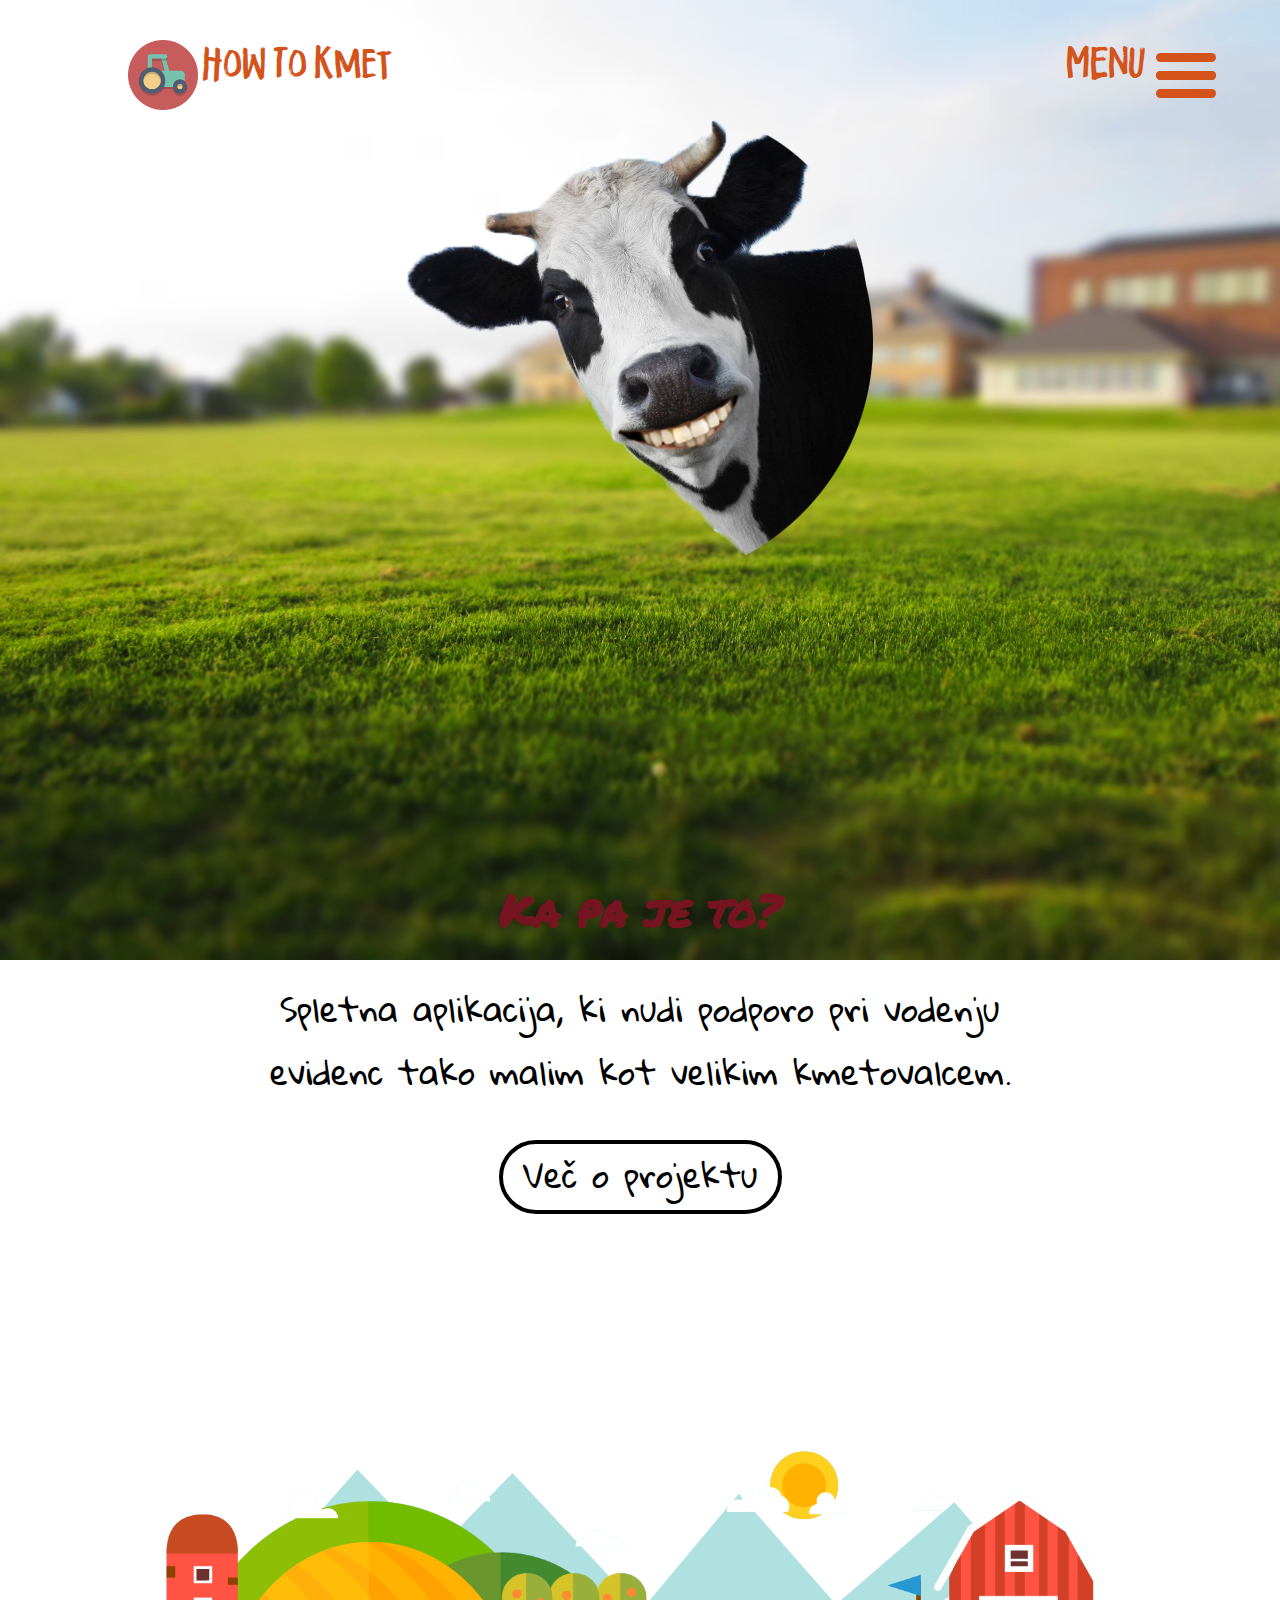
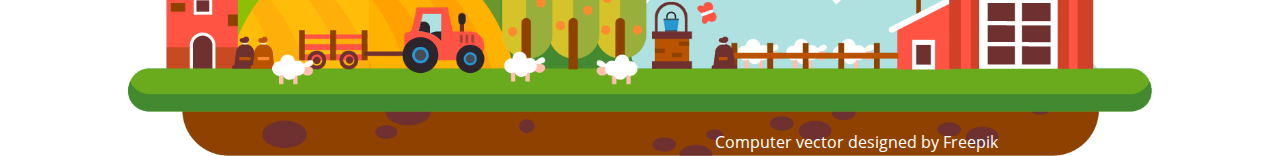
<file: index.html>
<!DOCTYPE html>
<html lang="sl">
<head>
  	<meta charset="UTF-8">
  	<meta name="viewport" content="width=device-width, initial-scale=1.0">
  	<meta http-equiv="X-UA-Compatible" content="ie=edge">
  	<meta name="description" content="Stran ki je namenjena malim in velikim kmetovalcem za lajšanje vsakodnevnih opravil.">
  	<!--  Local stylesheet -->
  	<link rel="stylesheet" href="assets/css/main.css">
	<!-- Favicon -->
	<link rel="shortcut icon" type="image/png" href="favicon2.png"/>
	<title>HowToKmet</title>
</head>
<body>
  <nav>
    <div class="navbar">
      <!-- Hidden untill the user clicks on menu -->
      <div id="navbar-open">
        <div class="links">
          <!-- TODO Add ul tags for the links?? -->
          <p class="current-position">@Domov</p>
          <a href="login.html">Prijava</a>
          <a href="register.html">Registracija</a>
          <a href="about.html">Več o projektu</a>
        </div>
      </div>
    	<a href="index.html">
    		<img class="navbar-logo" src="assets/img/circle-tractor.png" alt="tractor">
    		<p class="navbar-title">How To Kmet</p>
    	</a>
      <div id="menu-toggle" onclick="toggle_navigation()">
      	<div id="nav-icon">
      		<span></span>
      		<span></span>
      		<span></span>
      		<span></span>
      	</div>
        <p class="menu-title">MENU</p>
      </div>
    </div>
  </nav>
	<div class="container">
		<!-- The first section the user can see when the page loads -->
    <div id="first">
			<img src="assets/img/cow-face.png" alt="A smilling cow">
		</div>
		<!-- Quick info about the page -->
		<div id="second">
      <h2>Ka pa je to?</h2>
			<div class="about">Spletna aplikacija, ki nudi podporo pri
        vodenju evidenc tako malim kot velikim kmetovalcem. </div>
      <a href="about.html" class="outline-link">
        Več o projektu
      </a>
		</div>
  </div>
  <footer>
    <div id="last">
      <a href="http://www.freepik.com/free-photos-vectors/computer" target="_blank">Computer vector designed by Freepik</a>
    </div>
  </footer>
  <!-- Alerts the user to use javascript on this page -->
  <noscript>
    <div class="enable-js">
      <p>
        Please enable javascript to view this page.
      </p>
    </div>
  </noscript>
	<script type="text/javascript" src="assets/js/script.js"></script>
</body>
</html>
</file>
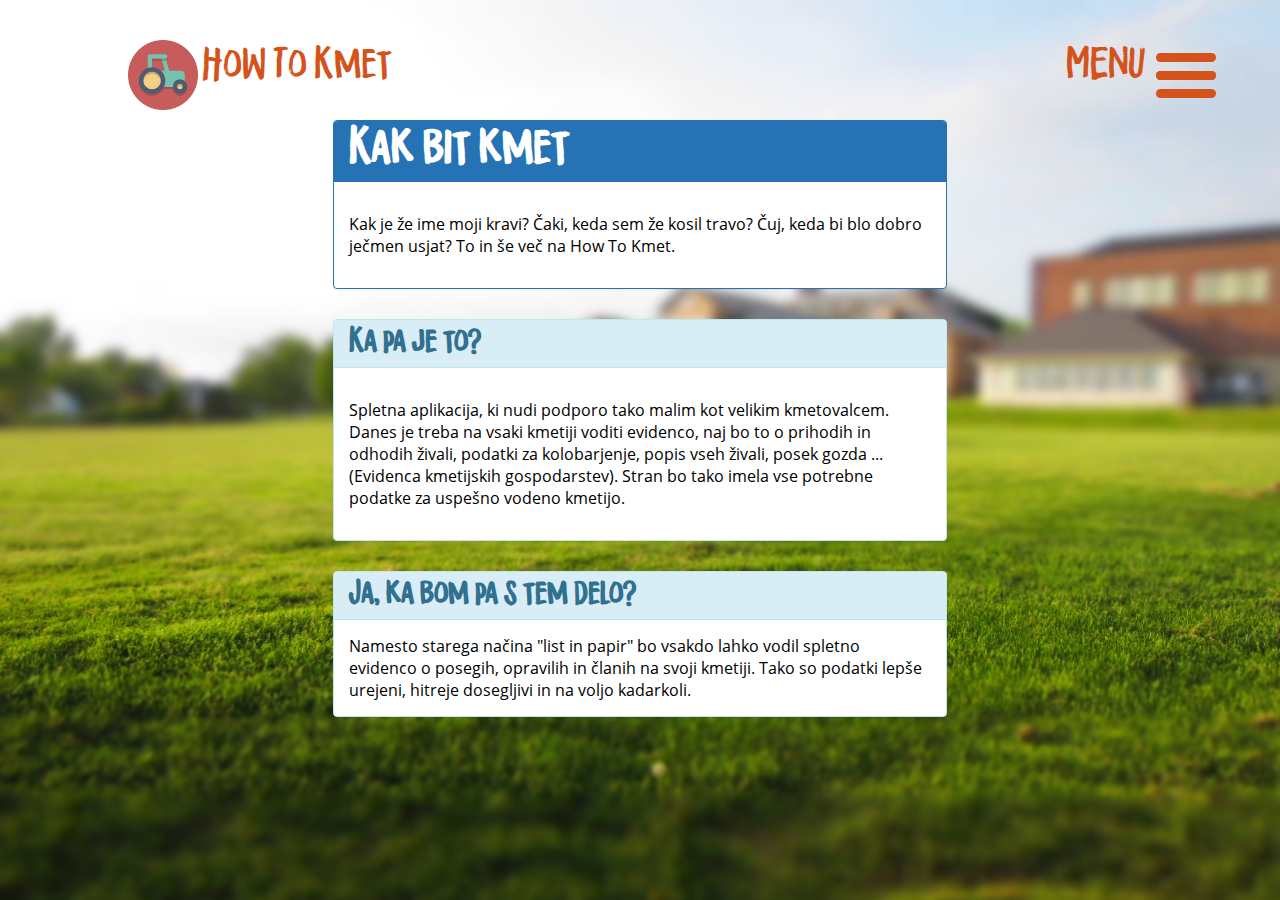
<file: about.html>
<!DOCTYPE html>
<html lang="sl">
<head>
  <meta charset="UTF-8">
  <meta name="viewport" content="width=device-width, initial-scale=1.0">
  <meta http-equiv="X-UA-Compatible" content="ie=edge">
  <meta name="description" content="Stran ki je namenjena malim in velikim kmetovalcem za lajšanje vsakodnevnih opravil.">
  <!--  Main Local stylesheet -->
  <link rel="stylesheet" href="assets/css/main.css">
  <!-- About page stylesheest -->
  <link rel="stylesheet" href="assets/css/about.css">
  <!-- Favicon -->
  <link rel="shortcut icon" type="image/png" href="favicon2.png"/>
  <title>O projektu</title>
  <noscript>Your browser does not support JavaScript!</noscript>
</head>
<body>
  <nav>
    <div class="navbar">
      <!-- Hidden untill the user clicks on menu -->
      <div id="navbar-open">
        <div class="links">
          <a href="index.html">Domov</a>
          <a href="login.html">Prijava</a>
          <a href="register.html">Registracija</a>
          <p class="current-position">@Več o projektu</p>
        </div>
      </div>
    	<a href="index.html">
    		<img class="navbar-logo" src="assets/img/circle-tractor.png" alt="tractor">
    		<p class="navbar-title">How To Kmet</p>
    	</a>
      <div id="menu-toggle" onclick="toggle_navigation()">
      	<div id="nav-icon">
      		<span></span>
      		<span></span>
      		<span></span>
      		<span></span>
      	</div>
        <p class="menu-title">MENU</p>
      </div>
    </div>
  </nav>
	<div class="container">
    <div class="panel panel-primary">
      <header class="panel-heading">
        <h1>Kak bit kmet</h1>
      </header>
      <div class="panel-body">
        <p>
          Kak je že ime moji kravi?
          Čaki, keda sem že kosil travo?
          Čuj, keda bi blo dobro ječmen usjat?
          To in še več na How To Kmet.
        </p>
      </div>
    </div>
    <div class="panel panel-info">
      <header class="panel-heading">
        <h2>Ka pa je to?</h2>
      </header>
      <div class="panel-body">
        <p>
          Spletna aplikacija, ki nudi podporo tako malim kot velikim kmetovalcem.
          Danes je treba na vsaki kmetiji voditi evidenco, naj bo to o prihodih
          in odhodih živali, podatki za kolobarjenje, popis vseh živali, posek
          gozda ... (Evidenca kmetijskih gospodarstev). Stran bo tako imela vse
          potrebne podatke za uspešno vodeno kmetijo.
        </p>
      </div>
    </div>
    <div class="panel panel-info">
      <header class="panel-heading">
        <h2>Ja, ka bom pa s tem delo?</h2>
      </header>
      <div class="panel-body">
          Namesto starega načina "list in papir" bo vsakdo lahko vodil spletno
          evidenco o posegih, opravilih in članih na svoji kmetiji. Tako so
          podatki lepše urejeni, hitreje dosegljivi in na voljo kadarkoli.
      </div>
    </div>
  </div>
  <!-- Alerts the user to use javascript on this page -->
  <noscript>
    <div class="enable-js">
      <p>
        Please enable javascript to view this page.
      </p>
    </div>
  </noscript>
  <!-- The main script -->
  <script type="text/javascript" src="assets/js/script.js"></script>
</body>
</html>
</file>
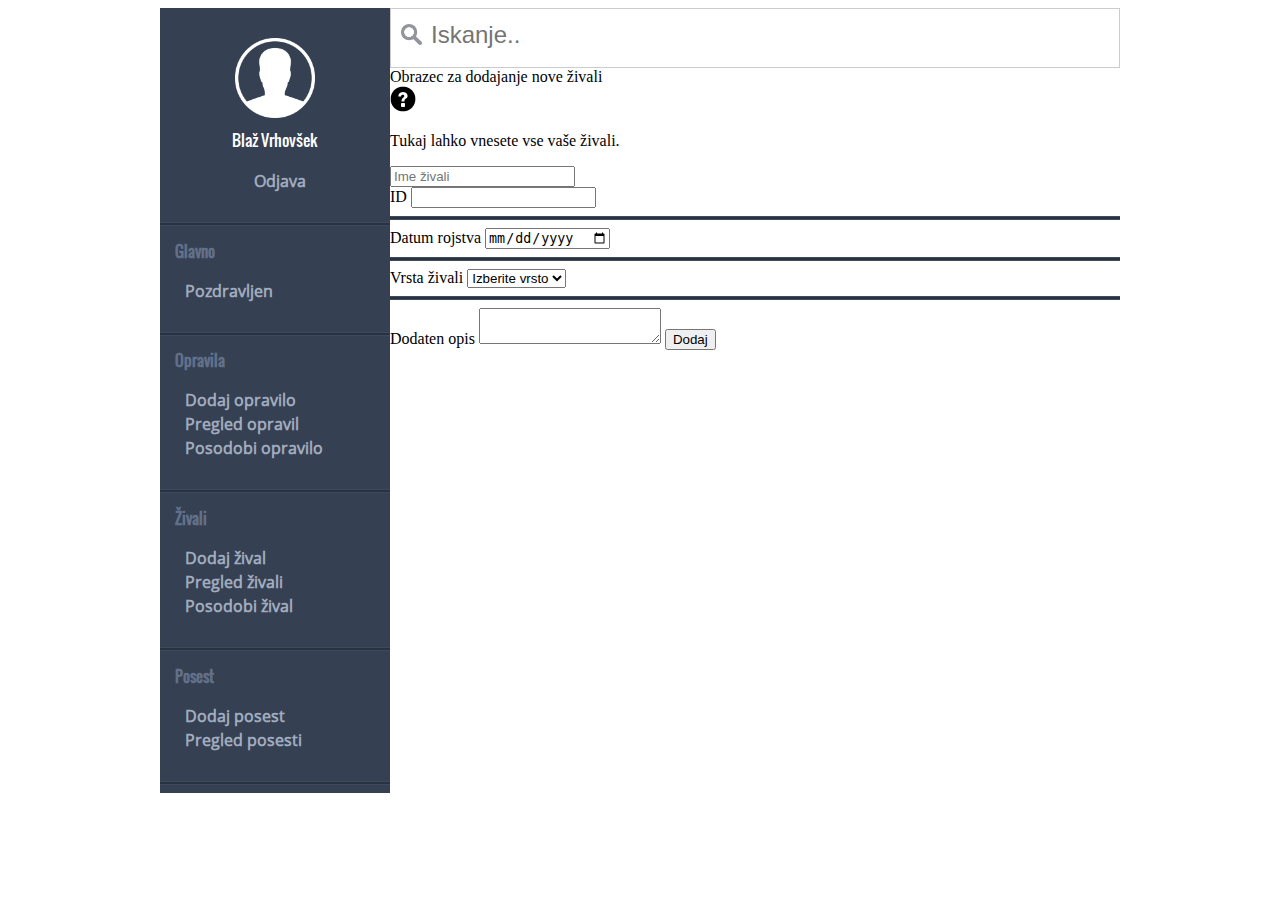
<file: add-animal.html>
<!DOCTYPE html>
<html lang="sl">
<head>
  <meta charset="UTF-8">
  <meta name="viewport" content="width=device-width, initial-scale=1.0">
  <meta http-equiv="X-UA-Compatible" content="ie=edge">
  <meta name="description" content="Stran ki je namenjena malim in velikim kmetovalcem za lajšanje vsakodnevnih opravil.">
  <!-- Favicon -->
  <link rel="shortcut icon" type="image/png" href="favicon2.png"/>
  <!-- Separate css for dashboard -->
  <link rel="stylesheet" href="assets/css/master.css" media="screen" />
  <title>Dodaj žival</title>
</head>
<body>
  <div class="wrapper">
    <!-- Navigational area on the left -->
    <nav>
      <!-- Account image and name -->
      <div class="nav-block account-info">
        <img src="assets/img/default-person-white.png" alt="Default account image" />
        <div class="dropdown-account">
          <span id="username">Blaž Vrhovšek</span>
          <ul class="username-options">
            <li><a href="index.html">Odjava</a></li>
          </ul>
        </div>
      </div>
      <hr />
      <!-- Main nav section -->
      <div class="nav-block nav-main">
        <p class="menu-subtitle">
          Glavno
        </p>
        <ul>
          <li>
            <a href="overview.html" >Pozdravljen</a>
          </li>
        </ul>
      </div>
      <hr />
      <!-- Nav section for tasks -->
      <div class="nav-block nav-tasks">
        <p class="menu-subtitle">
          Opravila
        </p>
        <ul>
          <li>
            <a href="add-task.html">Dodaj opravilo</a>
          </li>
          <li>
            <a href="view-task.html">Pregled opravil</a>
          </li>
          <li>
            <a href="update-task.html">Posodobi opravilo</a>
          </li>
        </ul>
      </div>
      <hr  />
      <!-- Nav section for animals -->
      <div class="nav-block nav-animals">
        <p class="menu-subtitle">
          Živali
        </p>
        <ul>
          <li class="current-page">
            <a href="add-animal.html">Dodaj žival</a>
          </li>
          <li>
            <a href="view-animal.html">Pregled živali</a>
          </li>
          <li>
            <a href="update-animal.html">Posodobi žival</a>
          </li>
        </ul>
      </div>
      <hr />
      <!-- Nav section for properties -->
      <div class="nav-block nav-property">
        <p class="menu-subtitle">
          Posest
        </p>
        <ul>
          <li>
            <a href="add-property.html">Dodaj posest</a>
          </li>
          <li>
            <a href="view-property.html">Pregled posesti</a>
          </li>
        </ul>
      </div>
      <hr />
    </nav>
    <div class="searchbar">
      <input type="text" name="search" placeholder="Iskanje..">
    </div>
    <div class="content">
      <header class="header-main">
        Obrazec za dodajanje nove živali
      </header>
      <div class="page-description">
        <img src="assets/img/glyphicons-question-sign.png" alt="Question icon">
        <p>
          Tukaj lahko vnesete vse vaše živali.
        </p>
      </div>
      <div class="form-bg">
        <form id="add-animal-form">
          <div class="panel panel-default">
            <div class="panel-heading">
              <input type="text" class="input-transparent input-heading" name="animal-name" placeholder="Ime živali" required>
            </div>
            <div class="panel-body">
              <label class="label-transparent" for="animal-id">ID</label>
              <input id="animal-id" class="input-transparent grey-border" type="text" name="animal-id" value="" required>
              <hr class="form-divider" />
              <label class="label-transparent" for="date">Datum rojstva</label>
              <input id="date" class="input-transparent grey-border" type="date" name="date" value="" required>
              <hr class="form-divider" />
              <label class="label-transparent" for="type-select">Vrsta živali</label>
              <select id="type-select" class="grey-border" name="type-dropdown">
                <option value="" selected disabled="disabled">Izberite vrsto</option>
                <option value="cow">Krava</option>
                <option value="pig">Prašič</option>
                <option value="chicken">Kokoš</option>
              </select>
              <hr class="form-divider" />
              <label class="label-transparent" for="animal-description">Dodaten opis</label>
              <textarea id="animal-description" class="input-transparent grey-border" form="add-animal-form" name="animal-description" required></textarea>
              <input class="button-grey" type="submit" name="submit" value="Dodaj" />
            </div>
          </div>
        </form>
      </div>
    </div>
  </div>
  <!-- Alerts the user to use javascript on this page -->
  <noscript>
    <div class="enable-js">
      <p>
        Please enable javascript to view this page.
      </p>
    </div>
  </noscript>
</body>
</html>
</file>
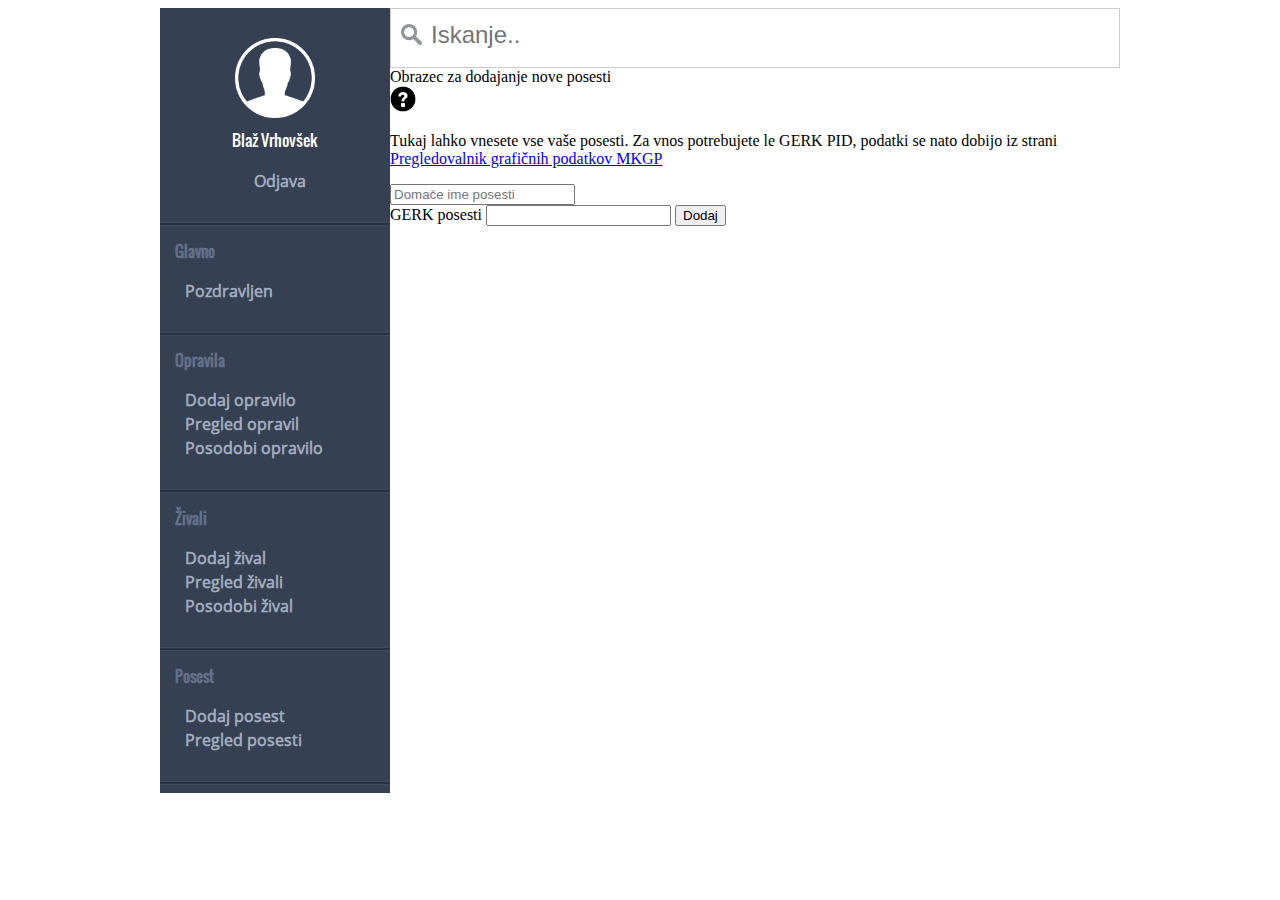
<file: add-property.html>
<!DOCTYPE html>
<html lang="sl">
<head>
  <meta charset="UTF-8">
  <meta name="viewport" content="width=device-width, initial-scale=1.0">
  <meta http-equiv="X-UA-Compatible" content="ie=edge">
  <meta name="description" content="Stran ki je namenjena malim in velikim kmetovalcem za lajšanje vsakodnevnih opravil.">
  <!-- Favicon -->
  <link rel="shortcut icon" type="image/png" href="favicon2.png"/>
  <!-- Separate css for dashboard -->
  <link rel="stylesheet" href="assets/css/master.css" media="screen" />
  <title>Dodaj posest</title>
</head>
<body>
  <div class="wrapper">
    <!-- Navigational area on the left -->
    <nav>
      <!-- Account image and name -->
      <div class="nav-block account-info">
        <img src="assets/img/default-person-white.png" alt="Default account image" />
        <div class="dropdown-account">
          <span id="username">Blaž Vrhovšek</span>
          <ul class="username-options">
            <li><a href="index.html">Odjava</a></li>
          </ul>
        </div>
      </div>
      <hr />
      <!-- Main nav section -->
      <div class="nav-block nav-main">
        <p class="menu-subtitle">
          Glavno
        </p>
        <ul>
          <li>
            <a href="overview.html" >Pozdravljen</a>
          </li>
        </ul>
      </div>
      <hr />
      <!-- Nav section for tasks -->
      <div class="nav-block nav-tasks">
        <p class="menu-subtitle">
          Opravila
        </p>
        <ul>
          <li>
            <a href="add-task.html">Dodaj opravilo</a>
          </li>
          <li>
            <a href="view-task.html">Pregled opravil</a>
          </li>
          <li>
            <a href="update-task.html">Posodobi opravilo</a>
          </li>
        </ul>
      </div>
      <hr  />
      <!-- Nav section for animals -->
      <div class="nav-block nav-animals">
        <p class="menu-subtitle">
          Živali
        </p>
        <ul>
          <li>
            <a href="add-animal.html">Dodaj žival</a>
          </li>
          <li>
            <a href="view-animal.html">Pregled živali</a>
          </li>
          <li>
            <a href="update-animal.html">Posodobi žival</a>
          </li>
        </ul>
      </div>
      <hr />
      <!-- Nav section for properties -->
      <div class="nav-block nav-property">
        <p class="menu-subtitle">
          Posest
        </p>
        <ul>
          <li class="current-page">
            <a href="add-property.html">Dodaj posest</a>
          </li>
          <li>
            <a href="view-property.html">Pregled posesti</a>
          </li>
        </ul>
      </div>
      <hr />
    </nav>
    <div class="searchbar">
      <input type="text" name="search" placeholder="Iskanje..">
    </div>
    <div class="content">

      <header class="header-main">
        Obrazec za dodajanje nove posesti
      </header>
      <div class="page-description">
        <img src="assets/img/glyphicons-question-sign.png" alt="Question icon">
        <p>
          Tukaj lahko vnesete vse vaše posesti. Za vnos potrebujete le GERK PID, podatki
          se nato dobijo iz strani
          <a href="http://rkg.gov.si/GERK/WebViewer/">Pregledovalnik grafičnih podatkov MKGP</a>
        </p>
      </div>
      <div class="form-bg">
        <form id="add-property-form">
          <div class="panel panel-default">
            <div class="panel-heading">
              <input type="text" class="input-transparent input-heading" name="property-name" placeholder="Domače ime posesti" required>
            </div>
            <div class="panel-body">
              <label class="label-transparent" for="gerk">GERK posesti</label>
              <input id="gerk" class="input-transparent grey-border" type="text" name="gerk" value="" required>
              <input class="button-grey" type="submit" name="submit" value="Dodaj" />
            </div>
          </div>
        </form>
      </div>
    </div>
  </div>
  <!-- Alerts the user to use javascript on this page -->
  <noscript>
    <div class="enable-js">
      <p>
        Please enable javascript to view this page.
      </p>
    </div>
  </noscript>
</body>
</html>
</file>
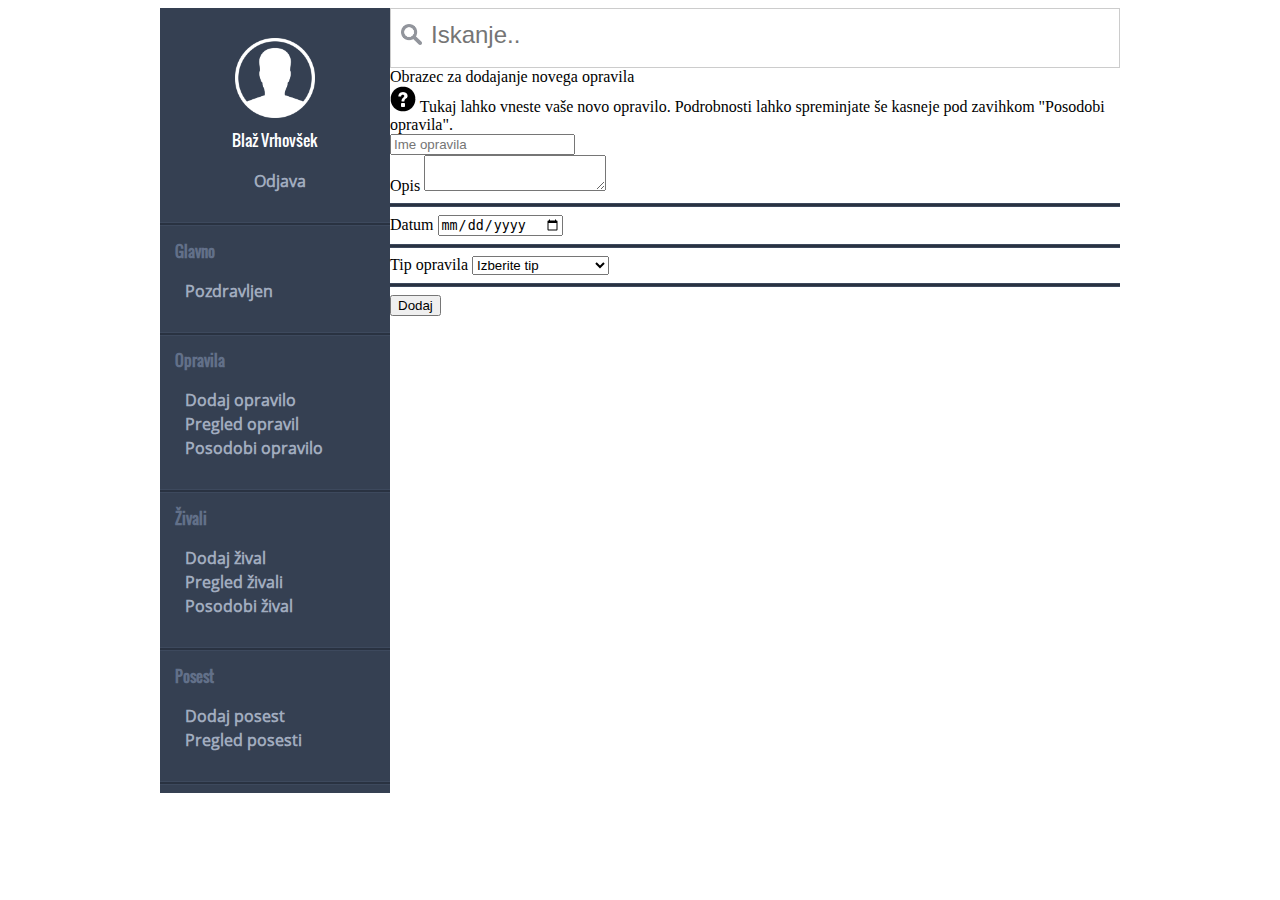
<file: add-task.html>
<!DOCTYPE html>
<html lang="sl">
<head>
  <meta charset="UTF-8">
  <meta name="viewport" content="width=device-width, initial-scale=1.0">
  <meta http-equiv="X-UA-Compatible" content="ie=edge">
  <meta name="description" content="Stran ki je namenjena malim in velikim kmetovalcem za lajšanje vsakodnevnih opravil.">
  <!-- Favicon -->
  <link rel="shortcut icon" type="image/png" href="favicon2.png"/>
  <!-- Separate css for dashboard -->
  <link rel="stylesheet" href="assets/css/master.css" media="screen" />

  <title>Dodajanje opravila</title>
</head>
<body>
  <div class="wrapper">
    <!-- Navigational area on the left -->
    <nav>
      <!-- Account image and name -->
      <div class="nav-block account-info">
        <img src="assets/img/default-person-white.png" alt="Default account image" />
        <div class="dropdown-account">
          <span id="username">Blaž Vrhovšek</span>
          <ul class="username-options">
            <li><a href="index.html">Odjava</a></li>
          </ul>
        </div>
      </div>
      <hr />
      <!-- Main nav section -->
      <div class="nav-block nav-main">
        <p class="menu-subtitle">
          Glavno
        </p>
        <ul>
          <li>
            <a href="overview.html" >Pozdravljen</a>
          </li>
        </ul>
      </div>
      <hr />
      <!-- Nav section for tasks -->
      <div class="nav-block nav-tasks">
        <p class="menu-subtitle">
          Opravila
        </p>
        <ul>
          <li class="current-page">
            <a href="add-task.html">Dodaj opravilo</a>
          </li>
          <li>
            <a href="view-task.html">Pregled opravil</a>
          </li>
          <li>
            <a href="update-task.html">Posodobi opravilo</a>
          </li>
        </ul>
      </div>
      <hr  />
      <!-- Nav section for animals -->
      <div class="nav-block nav-animals">
        <p class="menu-subtitle">
          Živali
        </p>
        <ul>
          <li>
            <a href="add-animal.html">Dodaj žival</a>
          </li>
          <li>
            <a href="view-animal.html">Pregled živali</a>
          </li>
          <li>
            <a href="update-animal.html">Posodobi žival</a>
          </li>
        </ul>
      </div>
      <hr />
      <!-- Nav section for properties -->
      <div class="nav-block nav-property">
        <p class="menu-subtitle">
          Posest
        </p>
        <ul>
          <li>
            <a href="add-property.html">Dodaj posest</a>
          </li>
          <li>
            <a href="view-property.html">Pregled posesti</a>
          </li>
        </ul>
      </div>
      <hr />
    </nav>
    <div class="searchbar">
      <input type="text" name="search" placeholder="Iskanje..">
    </div>
    <div class="content">
      <header class="header-main">
        Obrazec za dodajanje novega opravila
      </header>
      <div class="page-description">
        <img src="assets/img/glyphicons-question-sign.png" alt="Question icon">
        Tukaj lahko vneste vaše novo opravilo. Podrobnosti lahko
        spreminjate še kasneje pod zavihkom "Posodobi opravila".
      </div>
      <div class="form-bg">
        <form id="add-task-form">
          <div class="panel panel-default">
            <div class="panel-heading">
              <input type="text" class="input-transparent input-heading" name="task-name" placeholder="Ime opravila" required>

            </div>
            <div class="panel-body">
              <label class="label-transparent" for="task-description">Opis</label>
              <textarea id="task-description" class="input-transparent grey-border" form="add-task-form" name="task-description" required></textarea>
              <hr class="form-divider" />
              <label class="label-transparent" for="date">Datum</label>
              <input id="date" class="input-transparent grey-border" type="date" name="date" value="" required>
              <hr class="form-divider" />
              <label class="label-transparent" for="type-select">Tip opravila</label>
              <select id="type-select" class="grey-border" name="type-dropdown">
                <option value="" selected disabled="disabled">Izberite tip</option>
                <option value="property">Opravilo na posesti</option>
                <option value="animals">Opravilo na živalih</option>
                <option value="other">Drugo</option>
              </select>
              <hr class="form-divider" />
              <div id="additional-data">
                <!-- filled with javascript on type select -->
              </div>
              <input class="button-grey" type="submit" name="submit" value="Dodaj" />
            </div>
          </div>
        </form>
      </div>
    </div>
  </div>
  <!-- Alerts the user to use javascript on this page -->
  <noscript>
    <div class="enable-js">
      <p>
        Please enable javascript to view this page.
      </p>
    </div>
  </noscript>
  <!-- Add-pages script -->
  <script type="text/javascript" src="assets/js/add.js"></script>
</body>
</html>
</file>
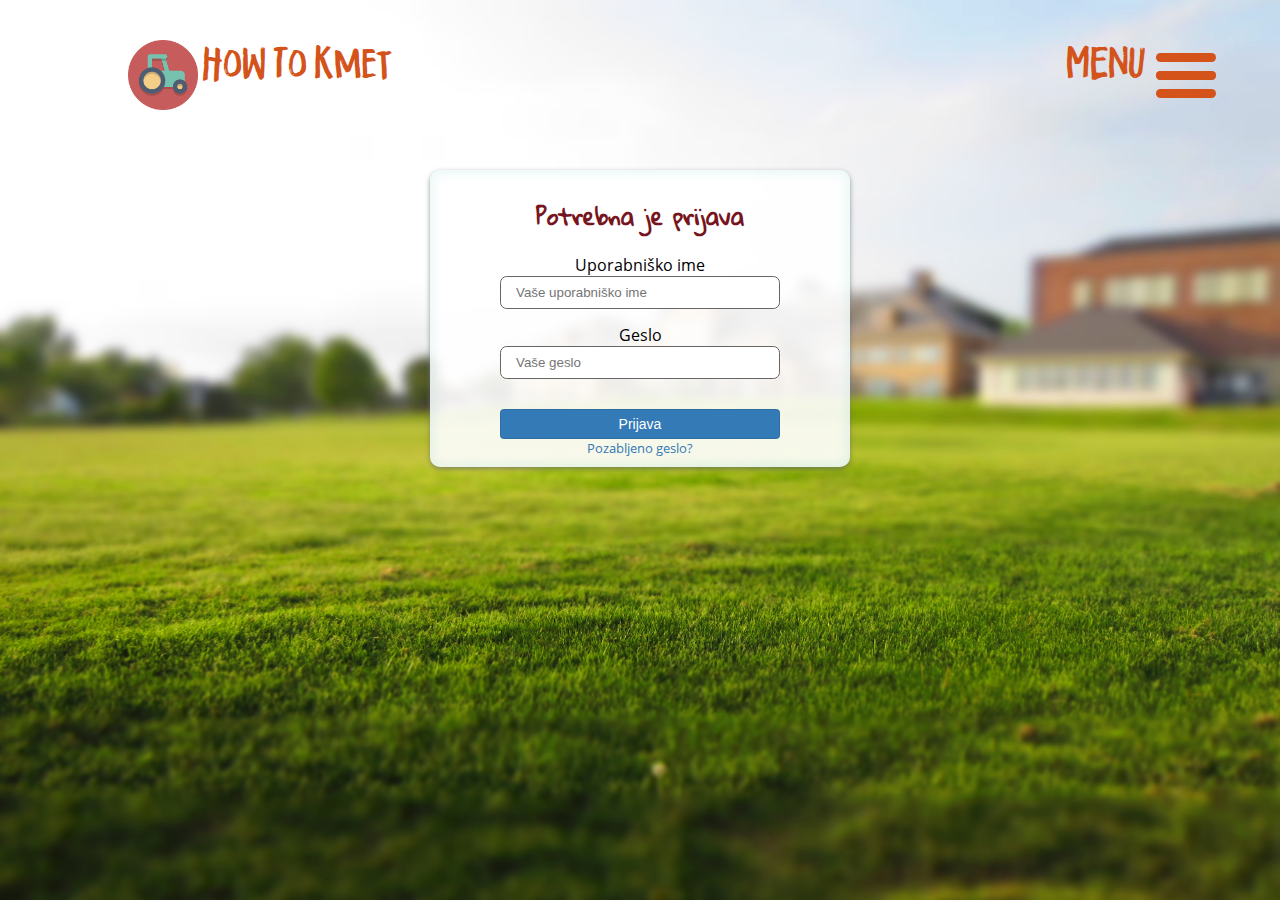
<file: login.html>
<!DOCTYPE html>
<html lang="sl">
<head>
  <meta charset="UTF-8">
  <meta name="viewport" content="width=device-width, initial-scale=1.0">
  <meta http-equiv="X-UA-Compatible" content="ie=edge">
  <meta name="description" content="Stran ki je namenjena malim in velikim kmetovalcem za lajšanje vsakodnevnih opravil.">
  <!--  Main Local stylesheet -->
  <link rel="stylesheet" href="assets/css/main.css">
  <!-- login page stylesheest -->
  <link rel="stylesheet" href="assets/css/login.css">
  <!-- Favicon -->
  <link rel="shortcut icon" type="image/png" href="favicon2.png"/>
  <title>Prijava</title>
</head>
<body>
  <nav>
    <div class="navbar">
      <!-- Hidden untill the user clicks on menu -->
      <div id="navbar-open">
        <div class="links">
          <a href="index.html">Domov</a>
          <p class="current-position">@Prijava</p>
          <a href="register.html">Registracija</a>
          <a href="about.html">Več o projektu</a>
        </div>
      </div>
    	<a href="index.html">
    		<img class="navbar-logo" src="assets/img/circle-tractor.png" alt="tractor">
    		<p class="navbar-title">How To Kmet</p>
    	</a>
      <div id="menu-toggle" onclick="toggle_navigation()">
      	<div id="nav-icon">
      		<span></span>
      		<span></span>
      		<span></span>
      		<span></span>
      	</div>
        <p class="menu-title">MENU</p>
      </div>
    </div>
  </nav>
	<div class="container">
    <div class="login-background">
      <div class="login-input">
        <h2>Potrebna je prijava</h2>
        <form action="javascript:login()">
          <label for="input-username">Uporabniško ime</label>
          <input type="text" name="username" id="input-username" placeholder="Vaše uporabniško ime" required="required" title="Izpolnite to polje"/>
          <label for="input-password">Geslo</label>
          <input type="password" name="password" id="input-password" placeholder="Vaše geslo" required="required" title="Izpolnite to polje"/>
          <input type="submit" name="submit" class="btn btn-wide btn-primary btn-login" value="Prijava" />
        </form>
        <p class="forgot-password" onclick="forgot_password()">Pozabljeno geslo?</p>
      </div>
    </div>
  </div>
  <!-- Forgotten password modal -->
  <div id="modal">
    <div id="modal-content">
    </div>
  </div>
  <!-- Alerts the user to use javascript on this page -->
  <noscript>
    <div class="enable-js">
      <p>
        Please enable javascript to view this page.
      </p>
    </div>
  </noscript>
  <!-- The main script -->
  <script type="text/javascript" src="assets/js/script.js"></script>
  <!-- Login page script -->
  <script type="text/javascript" src="assets/js/login.js"></script>
</body>
</html>
</file>
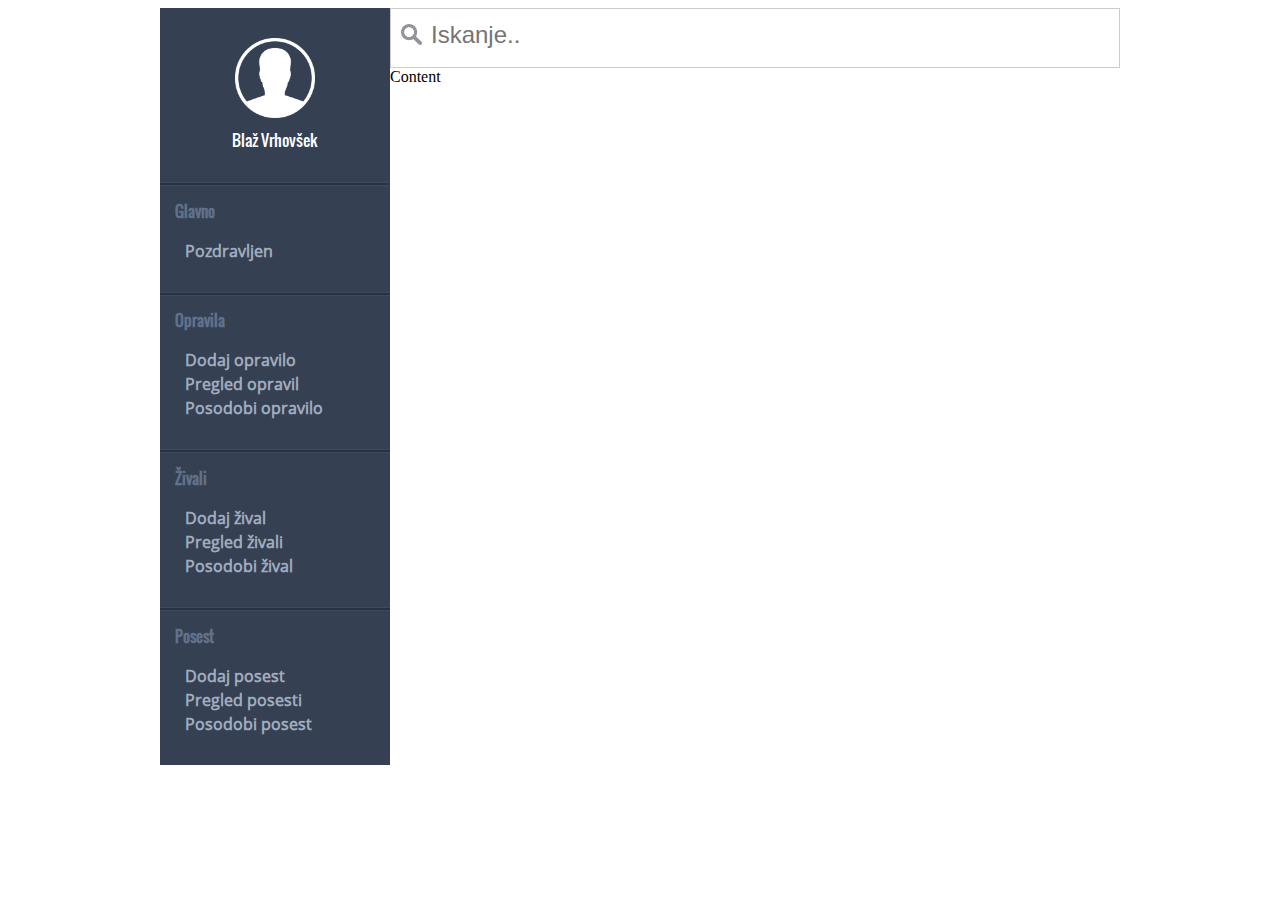
<file: overview.html>
<!DOCTYPE html>
<html lang="sl">
<head>
  <meta charset="UTF-8">
  <meta name="viewport" content="width=device-width, initial-scale=1.0">
  <meta http-equiv="X-UA-Compatible" content="ie=edge">
  <meta name="description" content="Stran ki je namenjena malim in velikim kmetovalcem za lajšanje vsakodnevnih opravil.">
  <!-- Favicon -->
  <link rel="shortcut icon" type="image/png" href="favicon2.png"/>
  <!-- Separate css for dashboard -->
  <link rel="stylesheet" href="assets/css/master.css" media="screen" />
  <title>Pregled</title>
</head>
<body>
  <div class="wrapper">
    <!-- Navigational area on the left -->
    <nav>
      <!-- Account image and name -->
      <div class="nav-block account-info">
        <img src="assets/img/default-person-white.png" alt="Default account image" />
        Blaž Vrhovšek
      </div>
      <hr />
      <!-- Main nav section -->
      <div class="nav-block nav-main">
        <p class="menu-subtitle">
          Glavno
        </p>
        <ul>
          <li>
            <a href="overview.html">Pozdravljen</a>
          </li>
        </ul>
      </div>
      <hr />
      <!-- Nav section for tasks -->
      <div class="nav-block nav-tasks">
        <p class="menu-subtitle">
          Opravila
        </p>
        <ul>
          <li>
            <a href="#">Dodaj opravilo</a>
          </li>
          <li>
            <a href="#">Pregled opravil</a>
          </li>
          <li>
            <a href="#">Posodobi opravilo</a>
          </li>
        </ul>
      </div>
      <hr  />
      <!-- Nav section for animals -->
      <div class="nav-block nav-animals">
        <p class="menu-subtitle">
          Živali
        </p>
        <ul>
          <li>
            <a href="#">Dodaj žival</a>
          </li>
          <li>
            <a href="#">Pregled živali</a>
          </li>
          <li>
            <a href="#">Posodobi žival</a>
          </li>
        </ul>
      </div>
      <hr />
      <!-- Nav section for properties -->
      <div class="nav-block nav-property">
        <p class="menu-subtitle">
          Posest
        </p>
        <ul>
          <li>
            <a href="#">Dodaj posest</a>
          </li>
          <li>
            <a href="#">Pregled posesti</a>
          </li>
          <li>
            <a href="#">Posodobi posest</a>
          </li>
        </ul>
      </div>
    </nav>
    <div class="searchbar">
      <input type="text" name="search" placeholder="Iskanje..">
    </div>
    <div class="content">
      Content
    </div>
  </div>
  <!-- Alerts the user to use javascript on this page -->
  <noscript>
    <div class="enable-js">
      <p>
        Please enable javascript to view this page.
      </p>
    </div>
  </noscript>
</body>
</html>
</file>
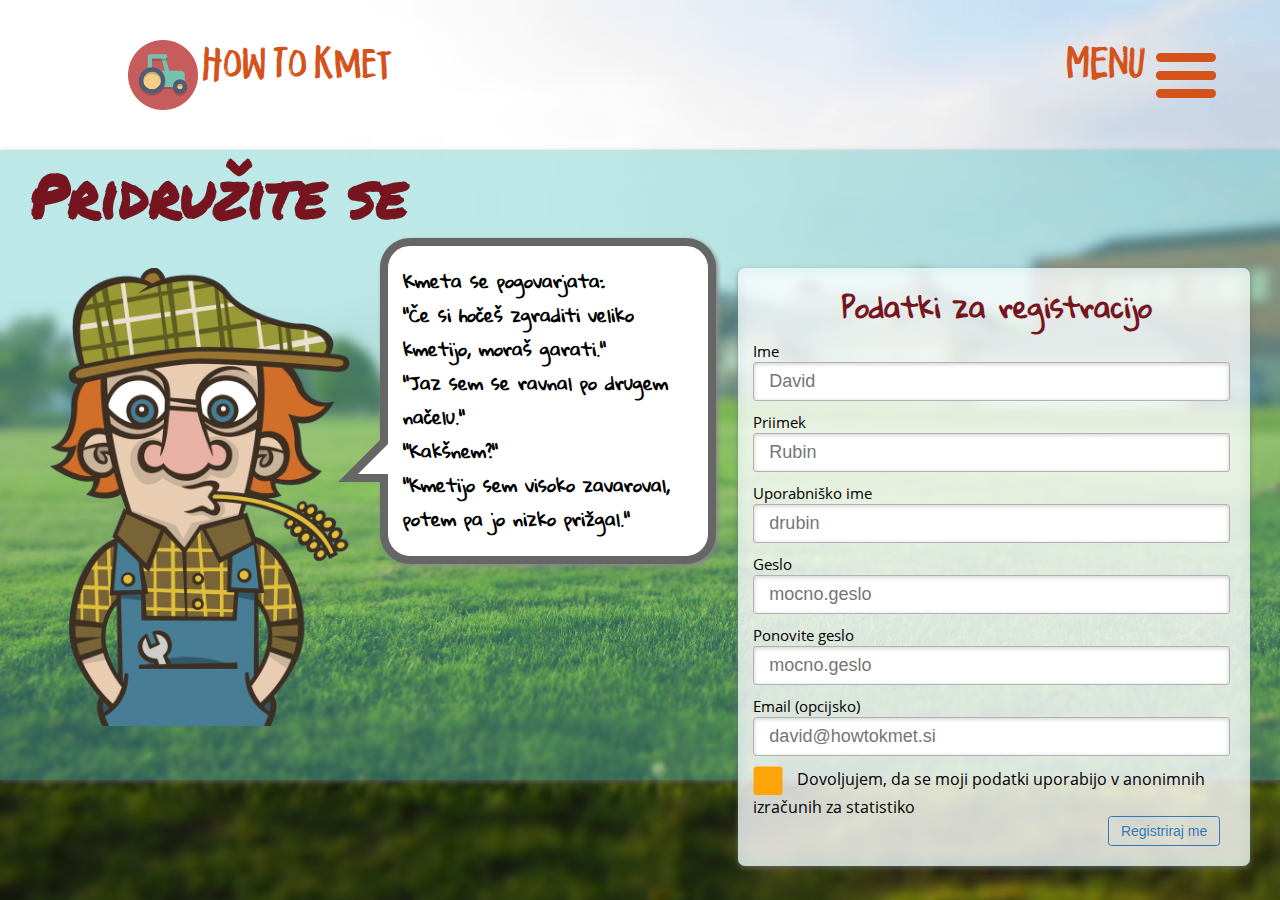
<file: register.html>
<!DOCTYPE html>
<html lang="sl">
<head>
  <meta charset="UTF-8">
  <meta name="viewport" content="width=device-width, initial-scale=1.0">
  <meta http-equiv="X-UA-Compatible" content="ie=edge">
  <meta name="description" content="Stran ki je namenjena malim in velikim kmetovalcem za lajšanje vsakodnevnih opravil.">
  <!--  Main Local stylesheet -->
  <link rel="stylesheet" href="assets/css/main.css">
  <!-- Register page stylesheest -->
  <link rel="stylesheet" href="assets/css/register.css">
  <!-- Favicon -->
  <link rel="shortcut icon" type="image/png" href="favicon2.png"/>
  <title>Registracija</title>
</head>
<body>
  <nav>
    <div class="navbar">
      <!-- Hidden untill the user clicks on MENU -->
      <div id="navbar-open">
        <div class="links">
          <a href="index.html">Domov</a>
          <a href="login.html">Prijava</a>
          <p class="current-position">@Registracija</p>
          <a href="about.html">Več o projektu</a>
        </div>
      </div>
    	<a href="index.html">
    		<img class="navbar-logo" src="assets/img/circle-tractor.png" alt="tractor">
    		<p class="navbar-title">How To Kmet</p>
    	</a>
      <div id="menu-toggle" onclick="toggle_navigation()">
      	<div id="nav-icon">
      		<span></span>
      		<span></span>
      		<span></span>
      		<span></span>
      	</div>
        <p class="menu-title">MENU</p>
      </div>
    </div>
  </nav>
  <div class="container">
    <div class="background">
      <h2>Pridružite se</h2>
      <div class="kek">
        <img src="assets/img/kmetic.png" alt="Šala" />
        <div class="kek-cloud">
          <pre id="kek-joke"></pre>
        </div>
      </div>
      <div class="register-form-bg">
        <form class="register-form" action="javascript:register()">
          <h1>Podatki za registracijo</h1>
          <label for="input-name">Ime</label>
          <input type="text" name="name" id="input-name" placeholder="David" required="required" title="Izpolnite to polje" />

          <label for="input-surname">Priimek</label>
          <input type="text" name="surname" id="input-surname" placeholder="Rubin" required="required" title="Izpolnite to polje" />

          <label for="input-username">Uporabniško ime</label>
          <input type="text" name="username" id="input-username" placeholder="drubin" required="required" title="Izpolnite to polje" />

          <label for="input-password">Geslo</label>
          <input type="password" name="password" id="input-password" placeholder="mocno.geslo" required="required" title="Izpolnite to polje" />

          <label for="input-password-check">Ponovite geslo</label>
          <input type="password" name="password" id="input-password-check" placeholder="mocno.geslo" required="required" title="Izpolnite to polje" />

          <label for="input-email">Email (opcijsko)</label>
          <input type="email" name="email" id="input-email" placeholder="david@howtokmet.si" title="Priporočamo vnos za lažji kontakt" />

          <input type="checkbox" name="anonymous-statistics" class="custom-checkbox" id="input-statistics" />
          <label for="input-statistics" class="custom-checkbox-label"></label>
          <span class="custom-checkbox-text">
            Dovoljujem, da se moji podatki uporabijo v
            anonimnih izračunih za statistiko
          </span>
          <input type="submit" name="submit-button" class="btn btn-primary-outline" value="Registriraj me" />
        </form>
      </div>
  </div>
  </div>
  <!-- Registration info modal -->
  <div id="modal">
    <div id="modal-content">
    </div>
  </div>
  <!-- Alerts the user to use javascript on this page -->
  <noscript>
    <div class="enable-js">
      <p>
        Please enable javascript to view this page.
      </p>
    </div>
  </noscript>
  <!-- The main script -->
  <script type="text/javascript" src="assets/js/script.js"></script>
  <!-- Register page only script -->
  <script type="text/javascript" src="assets/js/register-script.js"></script>
</body>
</html>
</file>
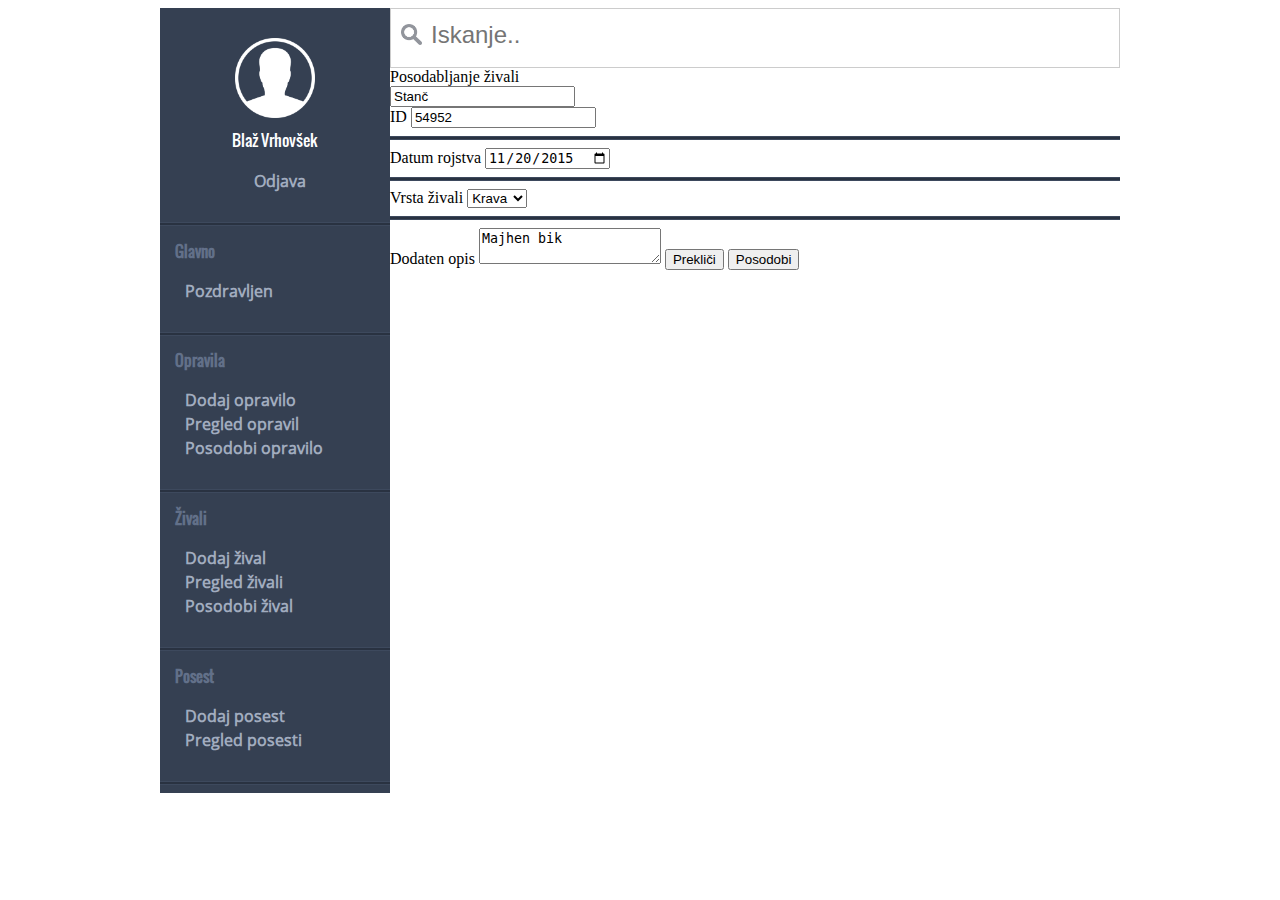
<file: update-animal.html>
<!DOCTYPE html>
<html lang="sl">
<head>
  <meta charset="UTF-8">
  <meta name="viewport" content="width=device-width, initial-scale=1.0">
  <meta http-equiv="X-UA-Compatible" content="ie=edge">
  <meta name="description" content="Stran ki je namenjena malim in velikim kmetovalcem za lajšanje vsakodnevnih opravil.">
  <!-- Favicon -->
  <link rel="shortcut icon" type="image/png" href="favicon2.png"/>
  <!-- Separate css for dashboard -->
  <link rel="stylesheet" href="assets/css/master.css" media="screen" />
  <title>Posodobi žival</title>
</head>
<body>
  <div class="wrapper">
    <!-- Navigational area on the left -->
    <nav>
      <!-- Account image and name -->
      <div class="nav-block account-info">
        <img src="assets/img/default-person-white.png" alt="Default account image" />
        <div class="dropdown-account">
          <span id="username">Blaž Vrhovšek</span>
          <ul class="username-options">
            <li><a href="index.html">Odjava</a></li>
          </ul>
        </div>
      </div>
      <hr />
      <!-- Main nav section -->
      <div class="nav-block nav-main">
        <p class="menu-subtitle">
          Glavno
        </p>
        <ul>
          <li>
            <a href="overview.html" >Pozdravljen</a>
          </li>
        </ul>
      </div>
      <hr />
      <!-- Nav section for tasks -->
      <div class="nav-block nav-tasks">
        <p class="menu-subtitle">
          Opravila
        </p>
        <ul>
          <li>
            <a href="add-task.html">Dodaj opravilo</a>
          </li>
          <li>
            <a href="view-task.html">Pregled opravil</a>
          </li>
          <li>
            <a href="update-task.html">Posodobi opravilo</a>
          </li>
        </ul>
      </div>
      <hr  />
      <!-- Nav section for animals -->
      <div class="nav-block nav-animals">
        <p class="menu-subtitle">
          Živali
        </p>
        <ul>
          <li>
            <a href="add-animal.html">Dodaj žival</a>
          </li>
          <li>
            <a href="view-animal.html">Pregled živali</a>
          </li>
          <li class="current-page">
            <a href="update-animal.html">Posodobi žival</a>
          </li>
        </ul>
      </div>
      <hr />
      <!-- Nav section for properties -->
      <div class="nav-block nav-property">
        <p class="menu-subtitle">
          Posest
        </p>
        <ul>
          <li>
            <a href="add-property.html">Dodaj posest</a>
          </li>
          <li>
            <a href="view-property.html">Pregled posesti</a>
          </li>
        </ul>
      </div>
      <hr />
    </nav>
    <div class="searchbar">
      <input type="text" name="search" placeholder="Iskanje..">
    </div>
    <div class="content">
      <header class="header-main">
        Posodabljanje živali
      </header>
      <div class="form-bg">
        <form id="update-animal-form">
          <div class="panel panel-default">
            <div class="panel-heading">
              <input type="text" class="input-transparent input-heading" name="animal-name" placeholder="Ime živali" value="Stanč" required>
            </div>
            <div class="panel-body">
              <label class="label-transparent" for="animal-id">ID</label>
              <input id="animal-id" class="input-transparent grey-border" type="text" name="animal-id" value="54952" required>
              <hr class="form-divider" />
              <label class="label-transparent" for="date">Datum rojstva</label>
              <input id="date" class="input-transparent grey-border" type="date" name="date" value="2015-11-20" required>
              <hr class="form-divider" />
              <label class="label-transparent" for="type-select">Vrsta živali</label>
              <select id="type-select" class="grey-border" name="type-dropdown">
                <option value="cow" selected>Krava</option>
                <option value="pig">Prašič</option>
                <option value="chicken">Kokoš</option>
              </select>
              <hr class="form-divider" />
              <label class="label-transparent" for="animal-description">Dodaten opis</label>
              <textarea id="animal-description" class="input-transparent grey-border" form="update-animal-form" name="animal-description" required>Majhen bik</textarea>
              <input id="cancelButton" class="button-danger" type="button" name="cancel" value="Prekliči" />
              <input class="button-grey" type="submit" name="submit" value="Posodobi" />
            </div>
          </div>
        </form>
      </div>
    </div>
  </div>
  <!-- Alerts the user to use javascript on this page -->
  <noscript>
    <div class="enable-js">
      <p>
        Please enable javascript to view this page.
      </p>
    </div>
  </noscript>
  <script type="text/javascript" src="assets/js/update.js"></script>
</body>
</html>
</file>
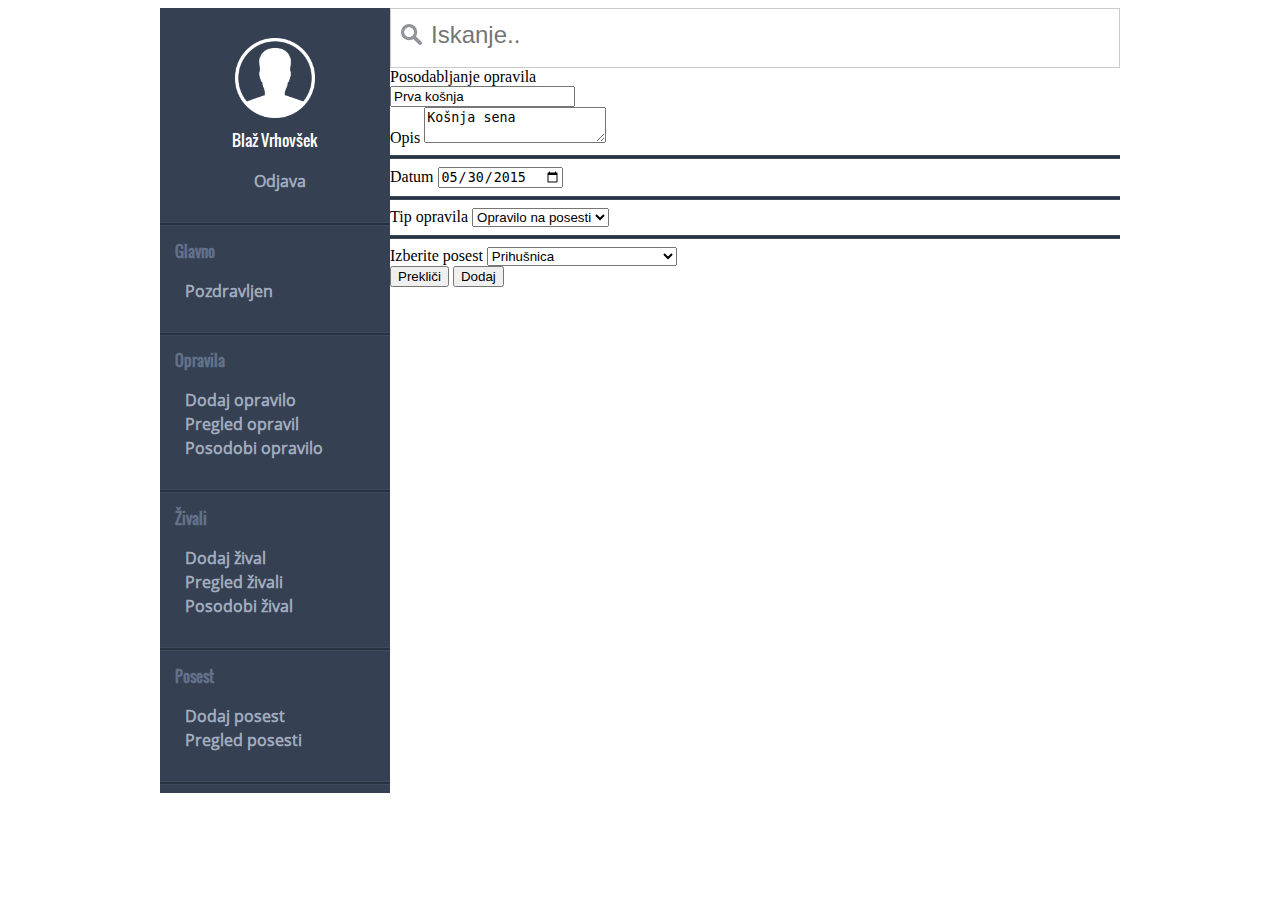
<file: update-task.html>
<!DOCTYPE html>
<html lang="sl">
<head>
  <meta charset="UTF-8">
  <meta name="viewport" content="width=device-width, initial-scale=1.0">
  <meta http-equiv="X-UA-Compatible" content="ie=edge">
  <meta name="description" content="Stran ki je namenjena malim in velikim kmetovalcem za lajšanje vsakodnevnih opravil.">
  <!-- Favicon -->
  <link rel="shortcut icon" type="image/png" href="favicon2.png"/>
  <!-- Separate css for dashboard -->
  <link rel="stylesheet" href="assets/css/master.css" media="screen" />
  <title>Posodobi opravilo</title>
</head>
<body>
  <div class="wrapper">
    <!-- Navigational area on the left -->
    <nav>
      <!-- Account image and name -->
      <div class="nav-block account-info">
        <img src="assets/img/default-person-white.png" alt="Default account image" />
        <div class="dropdown-account">
          <span id="username">Blaž Vrhovšek</span>
          <ul class="username-options">
            <li><a href="index.html">Odjava</a></li>
          </ul>
        </div>
      </div>
      <hr />
      <!-- Main nav section -->
      <div class="nav-block nav-main">
        <p class="menu-subtitle">
          Glavno
        </p>
        <ul>
          <li>
            <a href="overview.html" >Pozdravljen</a>
          </li>
        </ul>
      </div>
      <hr />
      <!-- Nav section for tasks -->
      <div class="nav-block nav-tasks">
        <p class="menu-subtitle">
          Opravila
        </p>
        <ul>
          <li>
            <a href="add-task.html">Dodaj opravilo</a>
          </li>
          <li>
            <a href="view-task.html">Pregled opravil</a>
          </li>
          <li class="current-page">
            <a href="update-task.html">Posodobi opravilo</a>
          </li>
        </ul>
      </div>
      <hr  />
      <!-- Nav section for animals -->
      <div class="nav-block nav-animals">
        <p class="menu-subtitle">
          Živali
        </p>
        <ul>
          <li>
            <a href="add-animal.html">Dodaj žival</a>
          </li>
          <li>
            <a href="view-animal.html">Pregled živali</a>
          </li>
          <li>
            <a href="update-animal.html">Posodobi žival</a>
          </li>
        </ul>
      </div>
      <hr />
      <!-- Nav section for properties -->
      <div class="nav-block nav-property">
        <p class="menu-subtitle">
          Posest
        </p>
        <ul>
          <li>
            <a href="add-property.html">Dodaj posest</a>
          </li>
          <li>
            <a href="view-property.html">Pregled posesti</a>
          </li>
        </ul>
      </div>
      <hr />
    </nav>
    <div class="searchbar">
      <input type="text" name="search" placeholder="Iskanje..">
    </div>
    <div class="content">
      <header class="header-main">
        Posodabljanje opravila
      </header>
      <div class="form-bg">
        <form id="add-task-form">
          <div class="panel panel-default">
            <div class="panel-heading">
              <input type="text" class="input-transparent input-heading" name="task-name" value="Prva košnja" required>

            </div>
            <div class="panel-body">
              <label class="label-transparent" for="task-description">Opis</label>
              <textarea id="task-description" class="input-transparent grey-border" form="add-task-form" name="task-description" required>Košnja sena</textarea>
              <hr class="form-divider" />
              <label class="label-transparent" for="date">Datum</label>
              <input id="date" class="input-transparent grey-border" type="date" name="date" value="2015-05-30" required>
              <hr class="form-divider" />
              <label class="label-transparent" for="type-select">Tip opravila</label>
              <select id="type-select" class="grey-border" name="type-dropdown">
                <option value="property" selected>Opravilo na posesti</option>
                <option value="animals">Opravilo na živalih</option>
                <option value="other">Drugo</option>
              </select>
              <hr class="form-divider" />
              <div id="additional-data">
                <!-- filled with javascript on type select -->
                <label for="additional-select" class="label-transparent">Izberite posest</label>
                  <select id="additional-select" class="grey-border" name="additional">
                    <option value="43768934">Prihušnica</option>
                    <option value="23980600">Črešnarjevo</option>
                    <option value="29385023">Vinograd pri Svetem Jerneju</option>
                    <option value="32985002">Travnik Zafošt</option>
                    <option value="29468029">Dobruva</option>
                  </select>
              </div>
              <input id="cancelButton" class="button-danger" type="button" name="cancel" value="Prekliči" />
              <input class="button-grey" type="submit" name="submit" value="Dodaj" />
            </div>
          </div>
        </form>
      </div>
    </div>
  </div>
  <!-- Alerts the user to use javascript on this page -->
  <noscript>
    <div class="enable-js">
      <p>
        Please enable javascript to view this page.
      </p>
    </div>
  </noscript>
  <script type="text/javascript" src="assets/js/update.js"></script>
</body>
</html>
</file>
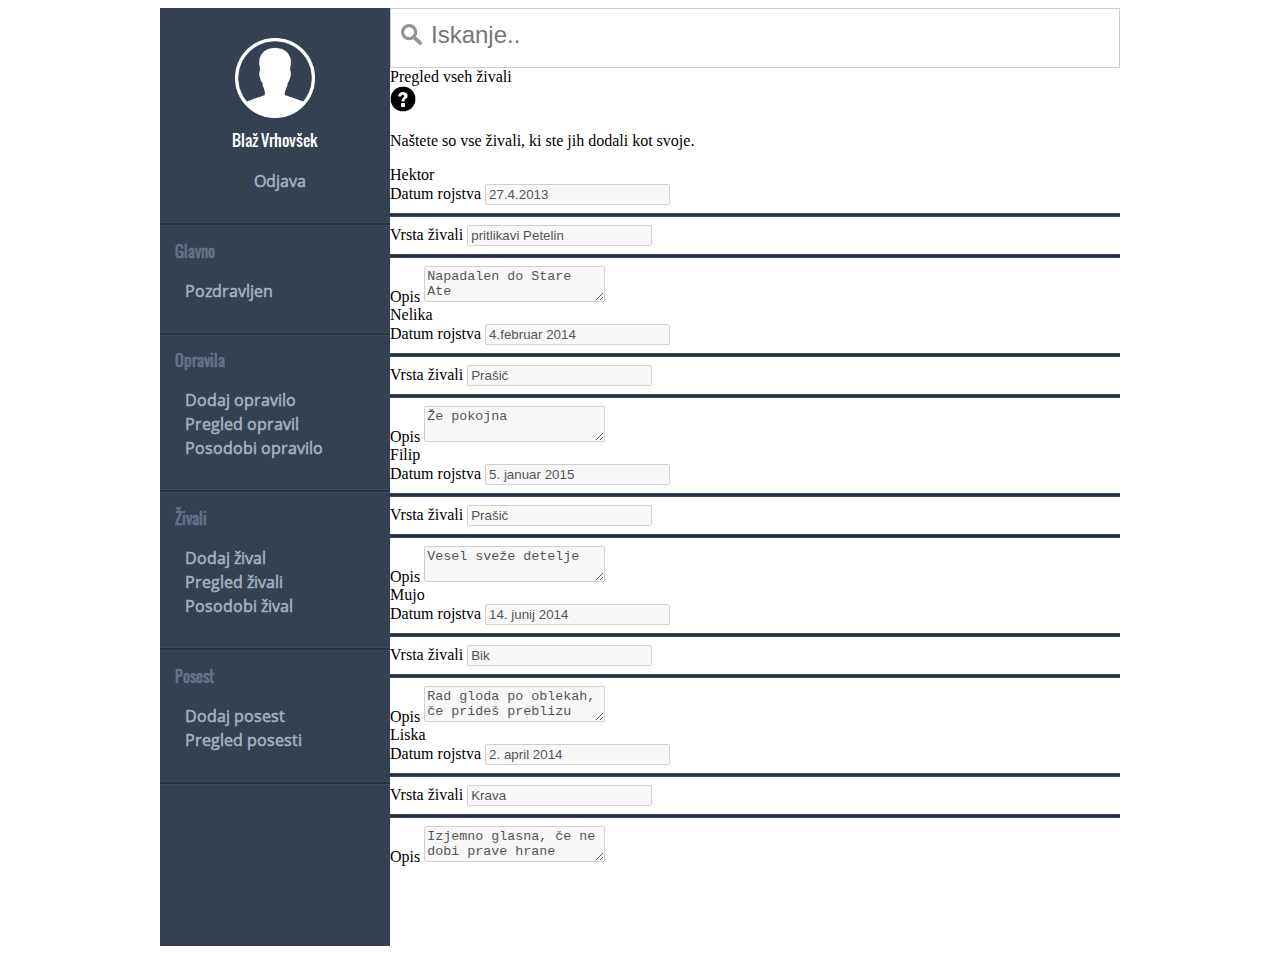
<file: view-animal.html>
<!DOCTYPE html>
<html lang="sl">
<head>
  <meta charset="UTF-8">
  <meta name="viewport" content="width=device-width, initial-scale=1.0">
  <meta http-equiv="X-UA-Compatible" content="ie=edge">
  <meta name="description" content="Stran ki je namenjena malim in velikim kmetovalcem za lajšanje vsakodnevnih opravil.">
  <!-- Favicon -->
  <link rel="shortcut icon" type="image/png" href="favicon2.png"/>
  <!-- Separate css for dashboard -->
  <link rel="stylesheet" href="assets/css/master.css" media="screen" />
  <title>Pregled živali</title>
</head>
<body>
  <div class="wrapper">
    <!-- Navigational area on the left -->
    <nav>
      <!-- Account image and name -->
      <div class="nav-block account-info">
        <img src="assets/img/default-person-white.png" alt="Default account image" />
        <div class="dropdown-account">
          <span id="username">Blaž Vrhovšek</span>
          <ul class="username-options">
            <li><a href="index.html">Odjava</a></li>
          </ul>
        </div>
      </div>
      <hr />
      <!-- Main nav section -->
      <div class="nav-block nav-main">
        <p class="menu-subtitle">
          Glavno
        </p>
        <ul>
          <li>
            <a href="overview.html" >Pozdravljen</a>
          </li>
        </ul>
      </div>
      <hr />
      <!-- Nav section for tasks -->
      <div class="nav-block nav-tasks">
        <p class="menu-subtitle">
          Opravila
        </p>
        <ul>
          <li>
            <a href="add-task.html">Dodaj opravilo</a>
          </li>
          <li>
            <a href="view-task.html">Pregled opravil</a>
          </li>
          <li>
            <a href="update-task.html">Posodobi opravilo</a>
          </li>
        </ul>
      </div>
      <hr  />
      <!-- Nav section for animals -->
      <div class="nav-block nav-animals">
        <p class="menu-subtitle">
          Živali
        </p>
        <ul>
          <li>
            <a href="add-animal.html">Dodaj žival</a>
          </li>
          <li class="current-page">
            <a href="view-animal.html">Pregled živali</a>
          </li>
          <li>
            <a href="update-animal.html">Posodobi žival</a>
          </li>
        </ul>
      </div>
      <hr />
      <!-- Nav section for properties -->
      <div class="nav-block nav-property">
        <p class="menu-subtitle">
          Posest
        </p>
        <ul>
          <li>
            <a href="add-property.html">Dodaj posest</a>
          </li>
          <li>
            <a href="view-property.html">Pregled posesti</a>
          </li>
        </ul>
      </div>
      <hr />
    </nav>
    <div class="searchbar">
      <input type="text" name="search" placeholder="Iskanje..">
    </div>
    <div class="content">
      <header class="header-main">
        Pregled vseh živali
      </header>
      <div class="page-description">
        <img src="assets/img/glyphicons-question-sign.png" alt="Question icon">
        <p>
          Naštete so vse živali, ki ste jih dodali kot svoje.
        </p>
      </div>
      <div class="panel panel-task task property">
        <header class="panel-heading upper">
          Hektor
          <div class="edit-icon"></div>
        </header>
        <div class="panel-body">
          <label class="label-transparent" for="dateInput">Datum rojstva</label>
          <input class="input-transparent" id="dateInput" type="text" name="date" disabled value="27.4.2013" />
          <hr class="form-divider"  />
          <label class="label-transparent" for="type">Vrsta živali</label>
          <input id="type" class="input-transparent" type="text" name="type" disabled value="pritlikavi Petelin" />
          <hr class="form-divider"  />
          <label class="label-transparent" for="desc">Opis</label>
          <textarea id="desc" class="input-transparent auto-size" name="desc" disabled>Napadalen do Stare Ate</textarea>
        </div>
      </div>

      <div class="panel panel-task task algae">
        <header class="panel-heading upper">
          Nelika
          <div class="edit-icon"></div>
        </header>
        <div class="panel-body">
          <label class="label-transparent" for="date1">Datum rojstva</label>
          <input id="date1" class="input-transparent" type="text" name="date" disabled value="4.februar 2014" />
          <hr class="form-divider"  />
          <label class="label-transparent" for="type1">Vrsta živali</label>
          <input id="type1" class="input-transparent" type="text" name="type" disabled value="Prašič" />
          <hr class="form-divider"  />
          <label class="label-transparent" for="desc1">Opis</label>
          <textarea id="desc1" class="input-transparent auto-size" name="desc" disabled>Že pokojna</textarea>
        </div>
      </div>

      <div class="panel panel-task task algae">
        <header class="panel-heading upper">
          Filip
          <div class="edit-icon"></div>
        </header>
        <div class="panel-body">
          <label class="label-transparent" for="date2">Datum rojstva</label>
          <input id="date2" class="input-transparent" type="text" name="date" disabled value="5. januar 2015" />
          <hr class="form-divider"  />
          <label class="label-transparent" for="type2">Vrsta živali</label>
          <input id="type2" class="input-transparent" type="text" name="type" disabled value="Prašič" />
          <hr class="form-divider"  />
          <label class="label-transparent" for="desc2">Opis</label>
          <textarea id="desc2" class="input-transparent auto-size" name="desc" disabled>Vesel sveže detelje</textarea>
        </div>
      </div>

      <div class="panel panel-task task purple">
        <header class="panel-heading upper">
          Mujo
          <div class="edit-icon"></div>
        </header>
        <div class="panel-body">
          <label class="label-transparent" for="date3">Datum rojstva</label>
          <input id="date3" class="input-transparent" type="text" name="date" disabled value="14. junij 2014" />
          <hr class="form-divider"  />
          <label class="label-transparent" for="type3">Vrsta živali</label>
          <input id="type3" class="input-transparent" type="text" name="type" disabled value="Bik" />
          <hr class="form-divider"  />
          <label class="label-transparent" for="desc3">Opis</label>
          <textarea id="desc3" class="input-transparent auto-size" name="desc" disabled>Rad gloda po oblekah, če prideš preblizu</textarea>
        </div>
      </div>

      <div class="panel panel-task task purple">
        <header class="panel-heading upper">
          Liska
          <div class="edit-icon"></div>
        </header>
        <div class="panel-body">
          <label class="label-transparent" for="date4">Datum rojstva</label>
          <input id="date4" class="input-transparent" type="text" name="date" disabled value="2. april 2014" />
          <hr class="form-divider"  />
          <label class="label-transparent" for="type4">Vrsta živali</label>
          <input id="type4" class="input-transparent" type="text" name="type" disabled value="Krava" />
          <hr class="form-divider"  />
          <label class="label-transparent" for="desc4">Opis</label>
          <textarea id="desc4" class="input-transparent auto-size" name="desc" disabled>Izjemno glasna, če ne dobi prave hrane</textarea>
        </div>
      </div>
    </div>
  </div>
  <!-- Alerts the user to use javascript on this page -->
  <noscript>
    <div class="enable-js">
      <p>
        Please enable javascript to view this page.
      </p>
    </div>
  </noscript>
</body>
</html>
</file>
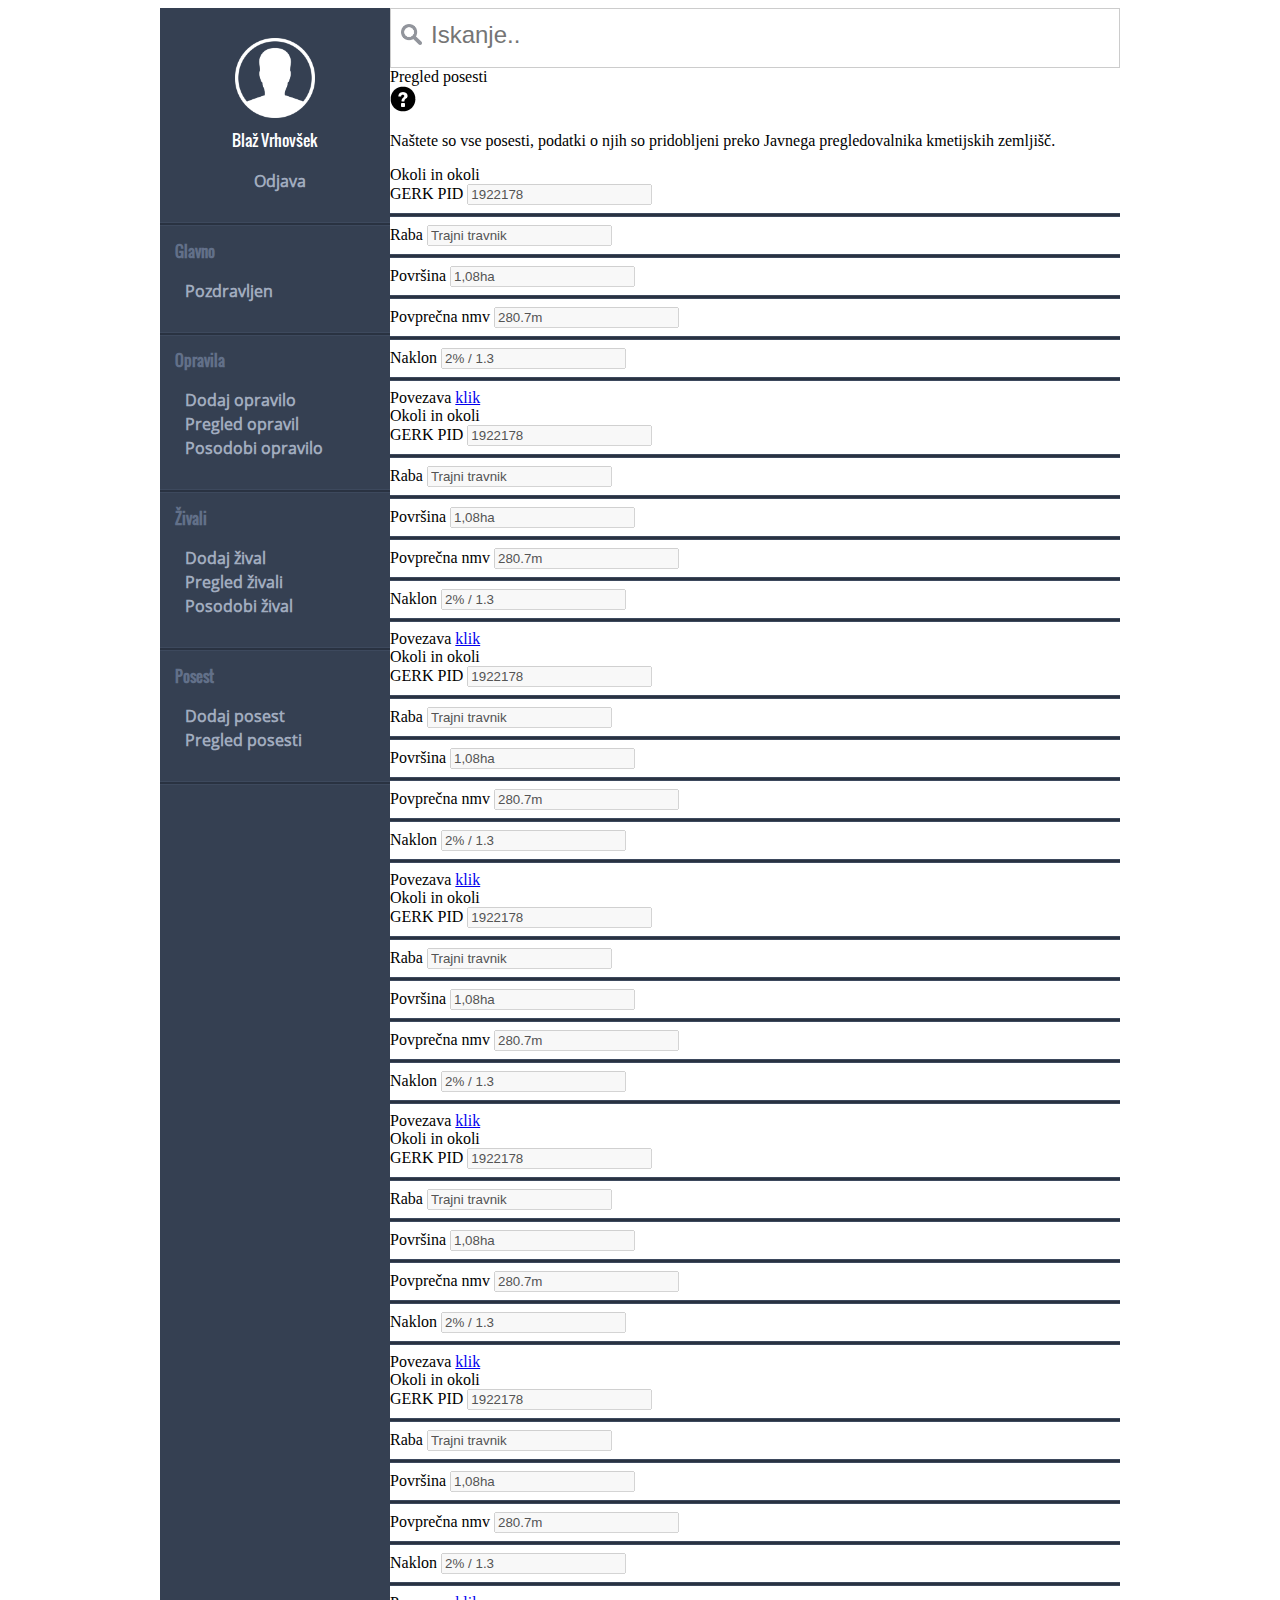
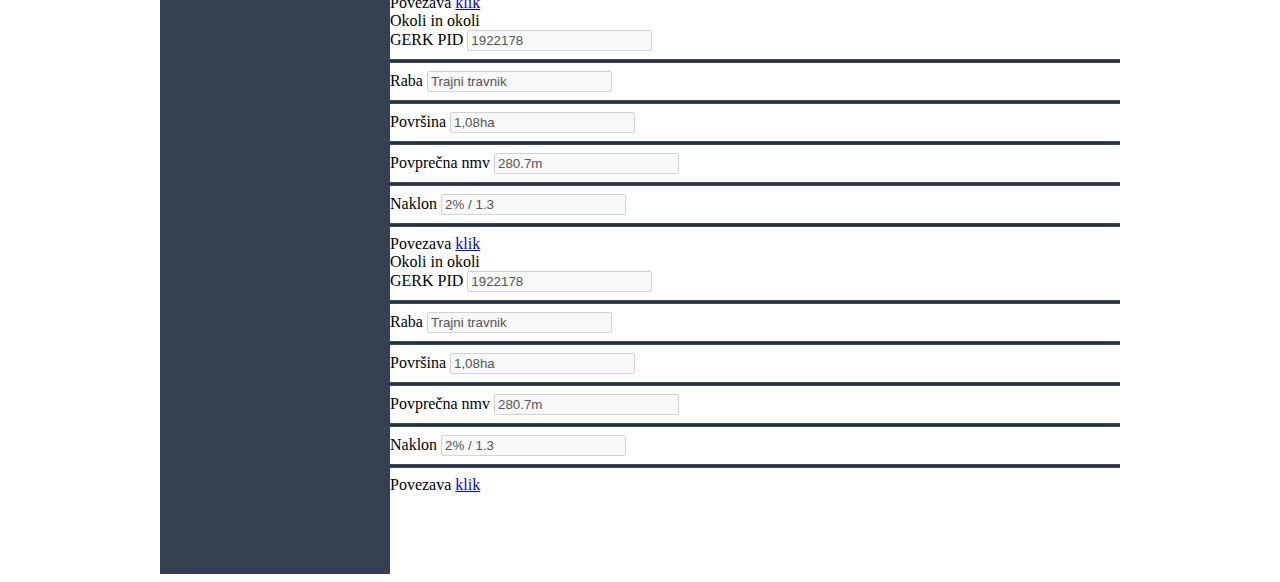
<file: view-property.html>
<!DOCTYPE html>
<html lang="sl">
<head>
  <meta charset="UTF-8">
  <meta name="viewport" content="width=device-width, initial-scale=1.0">
  <meta http-equiv="X-UA-Compatible" content="ie=edge">
  <meta name="description" content="Stran ki je namenjena malim in velikim kmetovalcem za lajšanje vsakodnevnih opravil.">
  <!-- Favicon -->
  <link rel="shortcut icon" type="image/png" href="favicon2.png"/>
  <!-- Separate css for dashboard -->
  <link rel="stylesheet" href="assets/css/master.css" media="screen" />
  <title>Pregled posesti</title>
</head>
<body>
  <div class="wrapper">
    <!-- Navigational area on the left -->
    <nav>
      <!-- Account image and name -->
      <div class="nav-block account-info">
        <img src="assets/img/default-person-white.png" alt="Default account image" />
        <div class="dropdown-account">
          <span id="username">Blaž Vrhovšek</span>
          <ul class="username-options">
            <li><a href="index.html">Odjava</a></li>
          </ul>
        </div>
      </div>
      <hr />
      <!-- Main nav section -->
      <div class="nav-block nav-main">
        <p class="menu-subtitle">
          Glavno
        </p>
        <ul>
          <li>
            <a href="overview.html" >Pozdravljen</a>
          </li>
        </ul>
      </div>
      <hr />
      <!-- Nav section for tasks -->
      <div class="nav-block nav-tasks">
        <p class="menu-subtitle">
          Opravila
        </p>
        <ul>
          <li>
            <a href="add-task.html">Dodaj opravilo</a>
          </li>
          <li>
            <a href="view-task.html">Pregled opravil</a>
          </li>
          <li>
            <a href="update-task.html">Posodobi opravilo</a>
          </li>
        </ul>
      </div>
      <hr  />
      <!-- Nav section for animals -->
      <div class="nav-block nav-animals">
        <p class="menu-subtitle">
          Živali
        </p>
        <ul>
          <li>
            <a href="add-animal.html">Dodaj žival</a>
          </li>
          <li>
            <a href="view-animal.html">Pregled živali</a>
          </li>
          <li>
            <a href="update-animal.html">Posodobi žival</a>
          </li>
        </ul>
      </div>
      <hr />
      <!-- Nav section for properties -->
      <div class="nav-block nav-property">
        <p class="menu-subtitle">
          Posest
        </p>
        <ul>
          <li>
            <a href="add-property.html">Dodaj posest</a>
          </li>
          <li class="current-page">
            <a href="view-property.html">Pregled posesti</a>
          </li>
        </ul>
      </div>
      <hr />
    </nav>
    <div class="searchbar">
      <input type="text" name="search" placeholder="Iskanje..">
    </div>
    <div class="content">
      <header class="header-main">
        Pregled posesti
      </header>
      <div class="page-description">
        <img src="assets/img/glyphicons-question-sign.png" alt="Question icon">
        <p>
          Naštete so vse posesti, podatki o njih so pridobljeni preko Javnega pregledovalnika kmetijskih zemljišč.
        </p>
      </div>
      <div class="panel panel-task task">
        <header class="panel-heading upper">
          Okoli in okoli
        </header>
        <div class="panel-body">
          <label class="label-transparent" for="gerk">GERK PID</label>
          <input id="gerk" class="input-transparent" type="text" name="gerk" disabled value="1922178" />
          <hr class="form-divider"  />
          <label class="label-transparent" for="usage">Raba</label>
          <input id="usage" class="input-transparent" type="text" name="usage" disabled value="Trajni travnik" />
          <hr class="form-divider"  />
          <label class="label-transparent" for="size">Površina</label>
          <input id="size" class="input-transparent" type="text" name="size" disabled value="1,08ha" />
          <hr class="form-divider"  />
          <label class="label-transparent" for="height">Povprečna nmv</label>
          <input id="height" class="input-transparent" type="text" name="height" disabled value="280.7m" />
          <hr class="form-divider"  />
          <label class="label-transparent" for="tilt">Naklon</label>
          <input id="tilt" class="input-transparent" type="text" name="tilt" disabled value="2% / 1.3" />
          <hr class="form-divider"  />
          <label class="label-transparent">Povezava</label>
          <span id="link" class="input-transparent" >
            <a href="http://rkg.gov.si/GERK/WebViewer/#map_x=538496&map_y=131360&map_sc=7142&feature=GERK_SDO:1922178" target="_blank">klik</a>
          </span>
        </div>
      </div>

      <div class="panel panel-task task purple">
        <header class="panel-heading upper">
          Okoli in okoli
        </header>
        <div class="panel-body">
          <label class="label-transparent" for="gerk1">GERK PID</label>
          <input id="gerk1" class="input-transparent" type="text" name="gerk" disabled value="1922178" />
          <hr class="form-divider"  />
          <label class="label-transparent" for="usage1">Raba</label>
          <input id="usage1" class="input-transparent" type="text" name="usage" disabled value="Trajni travnik" />
          <hr class="form-divider"  />
          <label class="label-transparent" for="size1">Površina</label>
          <input id="size1" class="input-transparent" type="text" name="size" disabled value="1,08ha" />
          <hr class="form-divider"  />
          <label class="label-transparent" for="height1">Povprečna nmv</label>
          <input id="height1" class="input-transparent" type="text" name="height" disabled value="280.7m" />
          <hr class="form-divider"  />
          <label class="label-transparent" for="tilt1">Naklon</label>
          <input id="tilt1" class="input-transparent" type="text" name="tilt" disabled value="2% / 1.3" />
          <hr class="form-divider"  />
          <label class="label-transparent">Povezava</label>
          <span id="link1" class="input-transparent" >
            <a href="http://rkg.gov.si/GERK/WebViewer/#map_x=538496&map_y=131360&map_sc=7142&feature=GERK_SDO:1922178" target="_blank">klik</a>
          </span>
        </div>
      </div>

      <div class="panel panel-task task algae">
        <header class="panel-heading upper">
          Okoli in okoli
        </header>
        <div class="panel-body">
          <label class="label-transparent" for="gerk2">GERK PID</label>
          <input id="gerk2" class="input-transparent" type="text" name="gerk" disabled value="1922178" />
          <hr class="form-divider"  />
          <label class="label-transparent" for="usage2">Raba</label>
          <input id="usage2" class="input-transparent" type="text" name="usage" disabled value="Trajni travnik" />
          <hr class="form-divider"  />
          <label class="label-transparent" for="size2">Površina</label>
          <input id="size2" class="input-transparent" type="text" name="size" disabled value="1,08ha" />
          <hr class="form-divider"  />
          <label class="label-transparent" for="height2">Povprečna nmv</label>
          <input id="height2" class="input-transparent" type="text" name="height" disabled value="280.7m" />
          <hr class="form-divider"  />
          <label class="label-transparent" for="tilt2">Naklon</label>
          <input id="tilt2" class="input-transparent" type="text" name="tilt" disabled value="2% / 1.3" />
          <hr class="form-divider"  />
          <label class="label-transparent">Povezava</label>
          <span id="link2" class="input-transparent" >
            <a href="http://rkg.gov.si/GERK/WebViewer/#map_x=538496&map_y=131360&map_sc=7142&feature=GERK_SDO:1922178" target="_blank">klik</a>
          </span>
        </div>
      </div>

      <div class="panel panel-task task algae">
        <header class="panel-heading upper">
          Okoli in okoli
        </header>
        <div class="panel-body">
          <label class="label-transparent" for="gerk3">GERK PID</label>
          <input id="gerk3" class="input-transparent" type="text" name="gerk" disabled value="1922178" />
          <hr class="form-divider"  />
          <label class="label-transparent" for="usage3">Raba</label>
          <input id="usage3" class="input-transparent" type="text" name="usage" disabled value="Trajni travnik" />
          <hr class="form-divider"  />
          <label class="label-transparent" for="size3">Površina</label>
          <input id="size3" class="input-transparent" type="text" name="size" disabled value="1,08ha" />
          <hr class="form-divider"  />
          <label class="label-transparent" for="height3">Povprečna nmv</label>
          <input id="height3" class="input-transparent" type="text" name="height" disabled value="280.7m" />
          <hr class="form-divider"  />
          <label class="label-transparent" for="tilt3">Naklon</label>
          <input id="tilt3" class="input-transparent" type="text" name="tilt" disabled value="2% / 1.3" />
          <hr class="form-divider"  />
          <label class="label-transparent">Povezava</label>
          <span id="link3" class="input-transparent" >
            <a href="http://rkg.gov.si/GERK/WebViewer/#map_x=538496&map_y=131360&map_sc=7142&feature=GERK_SDO:1922178" target="_blank">klik</a>
          </span>
        </div>
      </div>

      <div class="panel panel-task task purple">
        <header class="panel-heading upper">
          Okoli in okoli
        </header>
        <div class="panel-body">
          <label class="label-transparent" for="gerk4">GERK PID</label>
          <input id="gerk4" class="input-transparent" type="text" name="gerk" disabled value="1922178" />
          <hr class="form-divider"  />
          <label class="label-transparent" for="usage4">Raba</label>
          <input id="usage4" class="input-transparent" type="text" name="usage" disabled value="Trajni travnik" />
          <hr class="form-divider"  />
          <label class="label-transparent" for="size4">Površina</label>
          <input id="size4" class="input-transparent" type="text" name="size" disabled value="1,08ha" />
          <hr class="form-divider"  />
          <label class="label-transparent" for="height4">Povprečna nmv</label>
          <input id="height4" class="input-transparent" type="text" name="height" disabled value="280.7m" />
          <hr class="form-divider"  />
          <label class="label-transparent" for="tilt4">Naklon</label>
          <input id="tilt4" class="input-transparent" type="text" name="tilt" disabled value="2% / 1.3" />
          <hr class="form-divider"  />
          <label class="label-transparent">Povezava</label>
          <span id="link4" class="input-transparent" >
            <a href="http://rkg.gov.si/GERK/WebViewer/#map_x=538496&map_y=131360&map_sc=7142&feature=GERK_SDO:1922178" target="_blank">klik</a>
          </span>
        </div>
      </div>

      <div class="panel panel-task task">
        <header class="panel-heading upper">
          Okoli in okoli
        </header>
        <div class="panel-body">
          <label class="label-transparent" for="gerk5">GERK PID</label>
          <input id="gerk5" class="input-transparent" type="text" name="gerk" disabled value="1922178" />
          <hr class="form-divider"  />
          <label class="label-transparent" for="usage5">Raba</label>
          <input id="usage5" class="input-transparent" type="text" name="usage" disabled value="Trajni travnik" />
          <hr class="form-divider"  />
          <label class="label-transparent" for="size5">Površina</label>
          <input id="size5" class="input-transparent" type="text" name="size" disabled value="1,08ha" />
          <hr class="form-divider"  />
          <label class="label-transparent" for="height5">Povprečna nmv</label>
          <input id="height5" class="input-transparent" type="text" name="height" disabled value="280.7m" />
          <hr class="form-divider"  />
          <label class="label-transparent" for="tilt5">Naklon</label>
          <input id="tilt5" class="input-transparent" type="text" name="tilt" disabled value="2% / 1.3" />
          <hr class="form-divider"  />
          <label class="label-transparent">Povezava</label>
          <span id="link5" class="input-transparent" >
            <a href="http://rkg.gov.si/GERK/WebViewer/#map_x=538496&map_y=131360&map_sc=7142&feature=GERK_SDO:1922178" target="_blank">klik</a>
          </span>
        </div>
      </div>

      <div class="panel panel-task task">
        <header class="panel-heading upper">
          Okoli in okoli
        </header>
        <div class="panel-body">
          <label class="label-transparent" for="gerk6">GERK PID</label>
          <input id="gerk6" class="input-transparent" type="text" name="gerk" disabled value="1922178" />
          <hr class="form-divider"  />
          <label class="label-transparent" for="usage6">Raba</label>
          <input id="usage6" class="input-transparent" type="text" name="usage" disabled value="Trajni travnik" />
          <hr class="form-divider"  />
          <label class="label-transparent" for="size6">Površina</label>
          <input id="size6" class="input-transparent" type="text" name="size" disabled value="1,08ha" />
          <hr class="form-divider"  />
          <label class="label-transparent" for="height6">Povprečna nmv</label>
          <input id="height6" class="input-transparent" type="text" name="height" disabled value="280.7m" />
          <hr class="form-divider"  />
          <label class="label-transparent" for="tilt6">Naklon</label>
          <input id="tilt6" class="input-transparent" type="text" name="tilt" disabled value="2% / 1.3" />
          <hr class="form-divider"  />
          <label class="label-transparent">Povezava</label>
          <span id="link6" class="input-transparent" >
            <a href="http://rkg.gov.si/GERK/WebViewer/#map_x=538496&map_y=131360&map_sc=7142&feature=GERK_SDO:1922178" target="_blank">klik</a>
          </span>
        </div>
      </div>

      <div class="panel panel-task task purple">
        <header class="panel-heading upper">
          Okoli in okoli
        </header>
        <div class="panel-body">
          <label class="label-transparent" for="gerk7">GERK PID</label>
          <input id="gerk7" class="input-transparent" type="text" name="gerk" disabled value="1922178" />
          <hr class="form-divider"  />
          <label class="label-transparent" for="usage7">Raba</label>
          <input id="usage7" class="input-transparent" type="text" name="usage" disabled value="Trajni travnik" />
          <hr class="form-divider"  />
          <label class="label-transparent" for="size7">Površina</label>
          <input id="size7" class="input-transparent" type="text" name="size" disabled value="1,08ha" />
          <hr class="form-divider"  />
          <label class="label-transparent" for="height7">Povprečna nmv</label>
          <input id="height7" class="input-transparent" type="text" name="height" disabled value="280.7m" />
          <hr class="form-divider"  />
          <label class="label-transparent" for="tilt7">Naklon</label>
          <input id="tilt7" class="input-transparent" type="text" name="tilt" disabled value="2% / 1.3" />
          <hr class="form-divider"  />
          <label class="label-transparent">Povezava</label>
          <span id="link7" class="input-transparent" >
            <a href="http://rkg.gov.si/GERK/WebViewer/#map_x=538496&map_y=131360&map_sc=7142&feature=GERK_SDO:1922178" target="_blank">klik</a>
          </span>
        </div>
      </div>

    </div>
  </div>
  <!-- Alerts the user to use javascript on this page -->
  <noscript>
    <div class="enable-js">
      <p>
        Please enable javascript to view this page.
      </p>
    </div>
  </noscript>
</body>
</html>
</file>
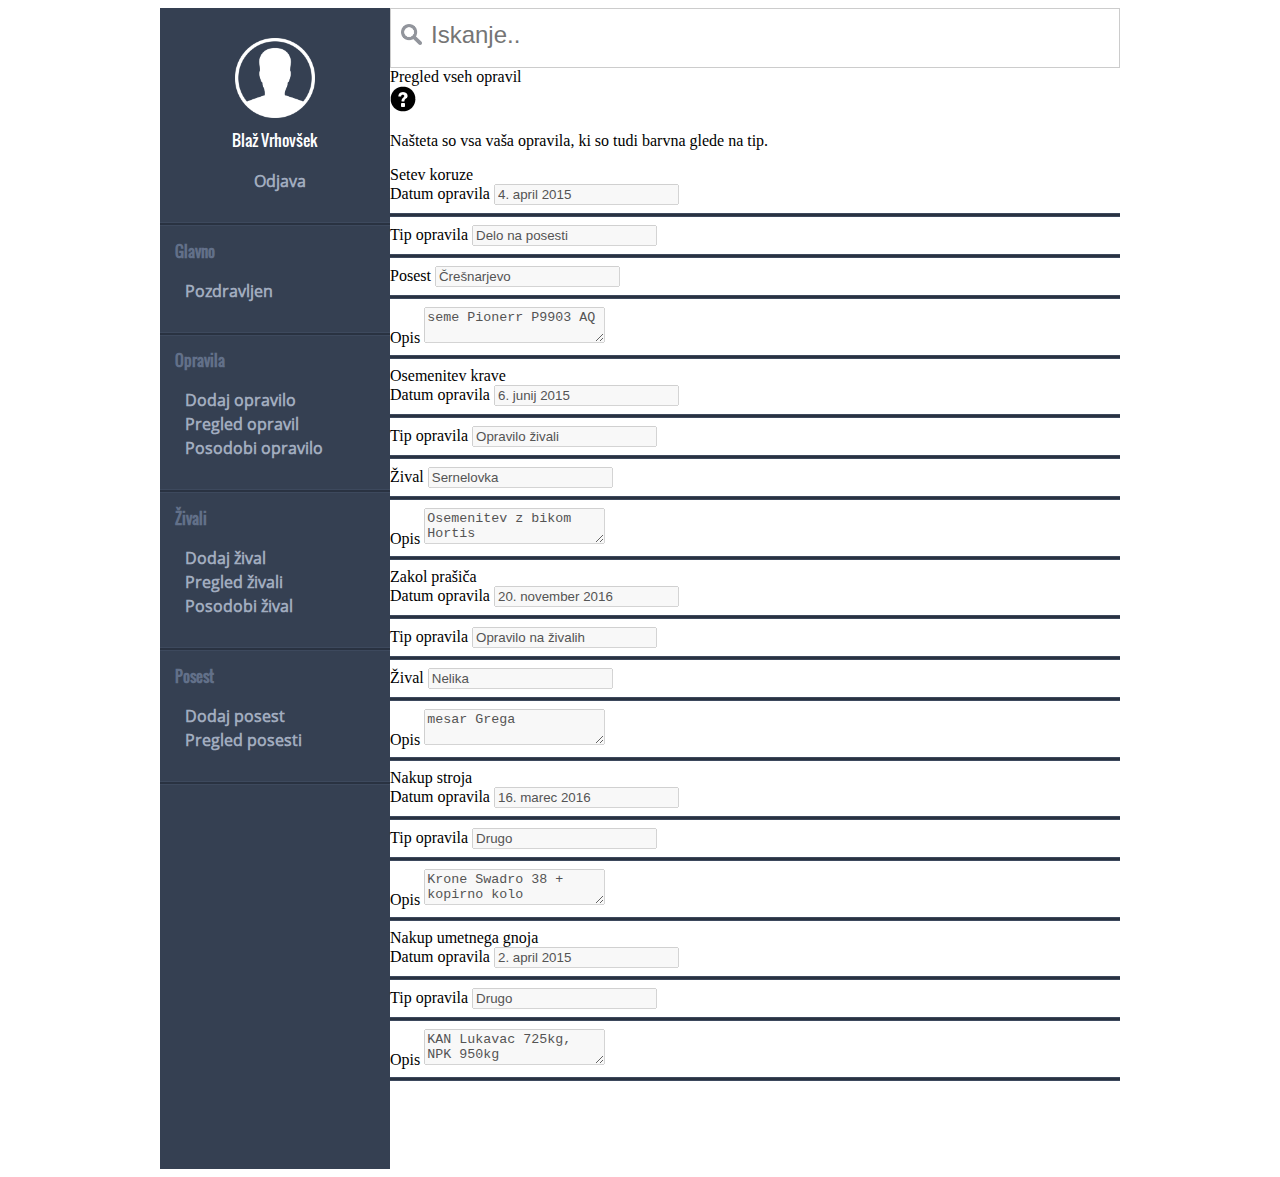
<file: view-task.html>
<!DOCTYPE html>
<html lang="sl">
<head>
  <meta charset="UTF-8">
  <meta name="viewport" content="width=device-width, initial-scale=1.0">
  <meta http-equiv="X-UA-Compatible" content="ie=edge">
  <meta name="description" content="Stran ki je namenjena malim in velikim kmetovalcem za lajšanje vsakodnevnih opravil.">
  <!-- Favicon -->
  <link rel="shortcut icon" type="image/png" href="favicon2.png"/>
  <!-- Separate css for dashboard -->
  <link rel="stylesheet" href="assets/css/master.css" media="screen" />
  <title>Pregled opravil</title>
</head>
<body>
  <div class="wrapper">
    <!-- Navigational area on the left -->
    <nav>
      <!-- Account image and name -->
      <div class="nav-block account-info">
        <img src="assets/img/default-person-white.png" alt="Default account image" />
        <div class="dropdown-account">
          <span id="username">Blaž Vrhovšek</span>
          <ul class="username-options">
            <li><a href="index.html">Odjava</a></li>
          </ul>
        </div>
      </div>
      <hr />
      <!-- Main nav section -->
      <div class="nav-block nav-main">
        <p class="menu-subtitle">
          Glavno
        </p>
        <ul>
          <li>
            <a href="overview.html" >Pozdravljen</a>
          </li>
        </ul>
      </div>
      <hr />
      <!-- Nav section for tasks -->
      <div class="nav-block nav-tasks">
        <p class="menu-subtitle">
          Opravila
        </p>
        <ul>
          <li>
            <a href="add-task.html">Dodaj opravilo</a>
          </li>
          <li class="current-page">
            <a href="view-task.html">Pregled opravil</a>
          </li>
          <li>
            <a href="update-task.html">Posodobi opravilo</a>
          </li>
        </ul>
      </div>
      <hr  />
      <!-- Nav section for animals -->
      <div class="nav-block nav-animals">
        <p class="menu-subtitle">
          Živali
        </p>
        <ul>
          <li>
            <a href="add-animal.html">Dodaj žival</a>
          </li>
          <li>
            <a href="view-animal.html">Pregled živali</a>
          </li>
          <li>
            <a href="update-animal.html">Posodobi žival</a>
          </li>
        </ul>
      </div>
      <hr />
      <!-- Nav section for properties -->
      <div class="nav-block nav-property">
        <p class="menu-subtitle">
          Posest
        </p>
        <ul>
          <li>
            <a href="add-property.html">Dodaj posest</a>
          </li>
          <li>
            <a href="view-property.html">Pregled posesti</a>
          </li>
        </ul>
      </div>
      <hr />
    </nav>
    <div class="searchbar">
      <input type="text" name="search" placeholder="Iskanje..">
    </div>
    <div class="content">
      <header class="header-main">
        Pregled vseh opravil
      </header>
      <div class="page-description">
        <img src="assets/img/glyphicons-question-sign.png" alt="Question icon">
        <p>
          Našteta so vsa vaša opravila, ki so tudi barvna glede na tip.
        </p>
      </div>
      <div class="panel panel-task task property">
        <header class="panel-heading upper">
          Setev koruze
          <div class="edit-icon"></div>
        </header>
        <div class="panel-body">
          <label class="label-transparent" for="date">Datum opravila</label>
          <input id="date" class="input-transparent" type="text" name="date" disabled value="4. april 2015" />
          <hr class="form-divider"  />
          <label class="label-transparent" for="type">Tip opravila</label>
          <input id="type" class="input-transparent" type="text" name="type" disabled value="Delo na posesti" />
          <hr class="form-divider"  />
          <label class="label-transparent" for="property">Posest</label>
          <input id="property" class="input-transparent" type="text" name="property" disabled value="Črešnarjevo"  />
          <hr class="form-divider"  />
          <label class="label-transparent" for="desc">Opis</label>
          <textarea id="desc" class="input-transparent auto-size" name="desc" disabled>seme Pionerr P9903 AQ</textarea>
          <hr class="form-divider"  />
        </div>
      </div>

      <div class="panel panel-task task animal">
        <header class="panel-heading upper">
          Osemenitev krave
          <div class="edit-icon"></div>
        </header>
        <div class="panel-body">
          <label class="label-transparent" for="date1">Datum opravila</label>
          <input id="date1" class="input-transparent" type="text" name="date" disabled value="6. junij 2015" />
          <hr class="form-divider"  />
          <label class="label-transparent" for="type1">Tip opravila</label>
          <input id="type1" class="input-transparent" type="text" name="type" disabled value="Opravilo živali" />
          <hr class="form-divider"  />
          <label class="label-transparent" for="animal1">Žival</label>
          <input id="animal1" class="input-transparent" type="text" name="animal" disabled value="Sernelovka"  />
          <hr class="form-divider"  />
          <label class="label-transparent" for="desc1">Opis</label>
          <textarea id="desc1" class="input-transparent auto-size" name="desc" disabled>Osemenitev z bikom Hortis</textarea>
          <hr class="form-divider"  />
        </div>
      </div>

      <div class="panel panel-task task animal">
        <header class="panel-heading upper">
          Zakol prašiča
          <div class="edit-icon"></div>
        </header>
        <div class="panel-body">
          <label class="label-transparent" for="date2">Datum opravila</label>
          <input id="date2" class="input-transparent" type="text" name="date" disabled value="20. november 2016" />
          <hr class="form-divider"  />
          <label class="label-transparent" for="type2">Tip opravila</label>
          <input id="type2" class="input-transparent" type="text" name="type" disabled value="Opravilo na živalih" />
          <hr class="form-divider"  />
          <label class="label-transparent" for="animal2">Žival</label>
          <input id="animal2" class="input-transparent" type="text" name="animal" disabled value="Nelika"  />
          <hr class="form-divider"  />
          <label class="label-transparent" for="desc2">Opis</label>
          <textarea id="desc2" class="input-transparent auto-size" name="desc" disabled>mesar Grega</textarea>
          <hr class="form-divider"  />
        </div>
      </div>

      <div class="panel panel-task task purple">
        <header class="panel-heading upper">
          Nakup stroja
          <div class="edit-icon"></div>
        </header>
        <div class="panel-body">
          <label class="label-transparent" for="date3">Datum opravila</label>
          <input id="date3" class="input-transparent" type="text" name="date" disabled value="16. marec 2016" />
          <hr class="form-divider"  />
          <label class="label-transparent" for="type3">Tip opravila</label>
          <input id="type3" class="input-transparent" type="text" name="type" disabled value="Drugo" />
          <hr class="form-divider"  />
          <label class="label-transparent" for="desc3">Opis</label>
          <textarea id="desc3" class="input-transparent auto-size" name="desc" disabled>Krone Swadro 38 + kopirno kolo</textarea>
          <hr class="form-divider"  />
        </div>
      </div>

      <div class="panel panel-task task purple">
        <header class="panel-heading upper">
          Nakup umetnega gnoja
          <div class="edit-icon"></div>
        </header>
        <div class="panel-body">
          <label class="label-transparent" for="date4">Datum opravila</label>
          <input id="date4" class="input-transparent" type="text" name="date" disabled value="2. april 2015" />
          <hr class="form-divider"  />
          <label class="label-transparent" for="type4">Tip opravila</label>
          <input id="type4" class="input-transparent" type="text" name="type" disabled value="Drugo" />
          <hr class="form-divider"  />
          <label class="label-transparent" for="desc4">Opis</label>
          <textarea id="desc4" class="input-transparent auto-size" name="desc" disabled>KAN Lukavac 725kg, NPK 950kg</textarea>
          <hr class="form-divider"  />
        </div>
      </div>
    </div>
  </div>
  <!-- Alerts the user to use javascript on this page -->
  <noscript>
    <div class="enable-js">
      <p>
        Please enable javascript to view this page.
      </p>
    </div>
  </noscript>
</body>
</html>
</file>
<file: assets/css/main.css>
@import "fonts.css";

nav {
}

body {
	margin: 0px;
	padding: 0px;
	background: url(../img/summer-grass.jpg) no-repeat top center;
	background-size: cover;
	background-attachment: fixed;
}

footer {
	margin-top: 100px;
	margin-left: auto;
	margin-right: auto;
	height: 447px;
	max-width: 80%;
	background-image: url(../img/footer.png);
	background-repeat: no-repeat;
	background-position: bottom;
	background-size: contain;
}

h2 {
	font-family: PermanentMarker;
	color: #761520;
}

.panel {
	margin-bottom: 30px;
	background-color: #fff;
	border: 1px solid transparent;
	border-radius: 4px;
	-webkit-box-shadow: 0 1px 1px rgba(0, 0, 0, 0.05);
	box-shadow: 0 1px 1px rgba(0, 0, 0, 0.05);
	display: block;
	box-sizing: border-box;
}

.panel-heading {
	padding: 10px 15px;
	border-bottom: 1px solid transparent;
	border-top-right-radius: 3px;
	border-top-left-radius: 3px;
}

.panel-body {
	padding: 15px;
}

.panel-primary {
	border-color: #2572b4;
}

.panel-primary > .panel-heading {
	color: white;
  background-color: #2572b4;
  border-color: #2572b4;
}

.panel-info {
	border-color: #bce8f1;
}

.panel-info > .panel-heading {
	color: #31708f;
	background: #d9edf7;
	border-color: #bce8f1;
}

#first {
	height: calc(100vh - 180px);
}

#first > img {
	display: block;
	max-width: 50%;
	height: auto;
	margin: auto;
}

#second {
	clear: both;
	text-align: center;
	font-size: 30px;
	font-family: Gloria;
}

#second .about {
	margin: 0 20% 40px 20%;
}

#last {
	height: 100%;
	position: relative;
	margin: auto;
}

#last > a {
	position: absolute;
	font-size: 12pt;
	bottom: .5%;
	display: block;
	right: 15%;
	color: white;
	font-family: OpenSans;
}

#last a:hover {
	color: orange;
}


a {
	color: black;
	text-decoration:  none;
}

a:visited {
	color: black;
}

a:hover {
	color: white;
}

.current-position {
  font-size: 40px;
	bottom: .5%;
	display: block;
  color: white;
	font-family: Gloria;
}

.outline-link {
	border-radius: 60px;
	border: 4px solid black;
	padding: 2px 20px;
}

.outline-link:hover {
	border: 4px solid #b7283b;
	color: #b7283b;
}

.btn {
	display: inline-block;
	padding: 6px 12px;
	font-size: 14px;
	text-align: center;
	vertical-align: middle;
	cursor: pointer;
	border: 1px solid transparent;
	border-radius: .25em;
}

.btn-sm {
	padding: 10px 10px;
}

.btn-xs {
	padding: 2px 10px;
}

.btn-wide {
	width: 70%;
}

.btn-primary {
	color: #fff;
	background-color: #337ab7;
	border-color: #2e6da4;

}

.btn-primary:hover {
	background-color: #286090;
	border-color: #204d74;
}

.btn-primary-outline {
	color: #337ab7;
	background-color: transparent;
	border-color: #337ab7;
}

.btn-primary-outline:hover {
	color: #fff;
	background-color: #337ab7;
	border-color: #2e6da4;
}

.navbar-title {
	display: inline-block;
	font-size: 35px;
	padding: 0;
	margin-top: 50px;
	vertical-align: top;
	font-family: Flicker;
	color: #d3531a;
}

.navbar-title:hover {
	color: orange;
}

.navbar-logo {
	height: 70px;
	margin-top: 40px;
	margin-left: 10%;
}

#navbar-open {
	height: 100%;
	width: 0;
	position: fixed;
	z-index: 1;
	top: 0;
	left: 0;
	background-color: rgba(118, 21, 32, 0.95);
	overflow-x: hidden;
	transition: .5s ease-in-out;
	-webkit-transition: .5s ease-in-out;
  -moz-transition: .5s ease-in-out;
  -o-transition: .5s ease-in-out;
}

.links {
	position: relative;
	top: 25%;
	width: 100%;
	text-align: center;
	margin: auto;
}

.links a {
	font-family: Gloria;
	font-size: 40px;
	display: block;
	padding: 15px;
}

#modal {
  display: none;
  color: #666;
  text-align: center;
  font-size: 30px;
  top: 300px;
  position: fixed;
  z-index: 1;
  left: 0;
  top: 0;
  width: 100%;
  height: 100%;
  overflow: auto;
  background-color: rgb(0,0,0);
  background-color: rgba(0,0,0,0.4);
  cursor: pointer;
}

#modal-content {
  background-color: #fefefe;
  margin: 15% auto; /* 15% from the top and centered */
  padding: 20px;
  border: 1px solid #888;
  border-radius: 10px;
  width: 40%; /* Could be more or less, depending on screen size */
}

/* Don't display text if the screen gets too small */
@media screen and (max-width: 600px) {
	.navbar-title {
		display: none !important;
	}
}

.menu-title {
	display: inline-block;
	float: right;
	margin-top: 50px;
	margin-right: 10px;
	font-family: Flicker;
	font-size: 35px;
	color: #d3531a;
	cursor: pointer;
	transition: .5s ease-in-out;
	-webkit-transition: .5s ease-in-out;
  -moz-transition: .5s ease-in-out;
  -o-transition: .5s ease-in-out;
}

/* Don't display the 'MENU' text if the screen gets too small */
@media screen and (max-width: 450px) {
	.menu-title {
		display: none !important;
	}
}

#menu-toggle {
	display: inline;
}

#menu-toggle:hover > div > span{
	background-color: orange;
}

#menu-toggle:hover > p {
	color: orange;
}

#nav-icon {
	width: 60px;
	height: 45px;
	position: relative;
	margin-top: 53px;
	margin-right: 5%;
	float: right;
	z-index: 2;
	-webkit-transform: rotate(0deg);
  -moz-transform: rotate(0deg);
  -o-transform: rotate(0deg);
  transform: rotate(0deg);
  -webkit-transition: .5s ease-in-out;
  -moz-transition: .5s ease-in-out;
  -o-transition: .5s ease-in-out;
	transition: .5s ease-in-out;
	cursor: pointer;
}

#nav-icon span {
	display: block;
	position: absolute;
	height: 9px;
	width: 100%;
	background: #d3531a;
	border-radius: 9px;
	opacity: 1;
	left: 0;
	-webkit-transform: rotate(0deg);
	-moz-transform: rotate(0deg);
	-o-transform: rotate(0deg);
	transform: rotate(0deg);
	-webkit-transition: .25s ease-in-out;
	-moz-transition: .25s ease-in-out;
	-o-transition: .25s ease-in-out;
	transition: .25s ease-in-out;
}

#nav-icon span:nth-child(1) {
	top: 0px;
}

#nav-icon span:nth-child(2), #nav-icon span:nth-child(3) {
	top: 18px;
}

#nav-icon span:nth-child(4) {
	top: 36px;
}

#nav-icon.open span:nth-child(1) {
	top: 18px;
	width: 0%;
	left: 50%;
}

#nav-icon.open span:nth-child(2) {
	-webkit-transform: rotate(45deg);
  -moz-transform: rotate(45deg);
  -o-transform: rotate(45deg);
	transform: rotate(45deg);
}

#nav-icon.open span:nth-child(3) {
	-webkit-transform: rotate(-45deg);
  -moz-transform: rotate(-45deg);
  -o-transform: rotate(-45deg);
	transform: rotate(-45deg);
}

#nav-icon.open span:nth-child(4) {
	top: 18px;
	width: 0%;
	left: 50%;
}

.enable-js {
	position: fixed;
	top: 0;
	left: 0;
	height: 100%;
	width: 100%;
	background-color: rgba(118, 21, 32, 0.96);
	color: #fff;
	z-index: 8001;
	text-align: center;
	font-size: 40px;
}
</file>
<file: assets/css/about.css>
body {
  font-family: OpenSans;
}

h1,
h2 {
  font-family: Flicker;
  color: #fff;/*#761520;*/
  margin: 0;
  padding: 0;
}

h1 {
  font-size: 30pt;
}

h2 {
  font-size: 20pt;
  color: #31708f;
}

.container {
  width: 80%;
  margin: auto;
}

.panel {
  width: 60%;
  margin-left: auto;
  margin-right: auto;
}

div[role="first"] {
  margin-bottom: 80px;
}
</file>
<file: assets/css/master.css>
@import "fonts.css";

.wrapper {
  display: grid;
  width: 100%;
  max-width: 960px;
  margin: 0 auto;
  grid-template-columns: 230px repeat(2, 1fr);
  grid-template-rows: repeat(3, 60px) repeat(3, 70px) auto 80px;
  grid-gap: 0;
  grid-template-areas: "nav header header"
                       "nav main   main"
                       "nav main   main"
                       "nav main   main"
                       "nav main   main"
                       "nav main   main"
                       "nav main   main"
                       "nav footer footer";
}

nav {
  grid-area: nav;
  background: #354052;
  font-family: Oswald;
}

.nav-block {
  margin-bottom: 30px;
  padding-left: 15px;
  color: #A0ACBF;
}

.nav-block ul {
  list-style-type: none;
  padding-left: 10px;
}

.nav-block a {
  text-decoration: none;
  font-family: OpenSans;
  font-weight: bold;
  color: rgb(161, 172, 191);
  font-size: 12pt;
}

.nav-block a:hover {
  color: rgba(108, 116, 131, 1);
}

.account-info {
  padding-top: 20px;
  padding-left: 0;
  width: 100%;
  text-align: center;
  color: #fff;
  font-size: 12pt;
}

.account-info > img {
  width: 80px;
  display: block;
  margin: 10px auto 10px auto;
}

.menu-subtitle {
  color: #627089;
  font-size: 11pt;
  font-weight: bold;
}

hr {
  border: 1px solid #3D495D;
  border-left: 0;
  border-right: 0;
  height: 2px;
  background-color: #293241;
}

.searchbar {
  grid-area: header;
  border: 1px solid #ccc;
}

.searchbar input {
  width: 100%;
  box-sizing: border-box;
  border: 0;
  border-radius: 4px;
  font-size: 18pt;
  background-color: #fff;
  padding: 12px 20px 12px 40px;
  background-image: url(../img/search-icon.png);
  background-size: 21px 21px;
  background-position: 10px 15px;
  background-repeat: no-repeat;
}

.content {
  grid-area: main;
}
</file>
<file: assets/css/login.css>
@import "fonts.css";

.navbar {
  margin-bottom: 50px;
}

.login-background {
  padding: 10px;
  margin: auto;
  position: relative;
  max-width: 400px;
  min-height: 30vh;
  background-color: rgba(255, 255, 255, 0.9);
  border-radius: 10px;
  box-shadow: 0pt 2px 5px rgba(105, 108, 109, 0.7),	0px 0px 8px 5px rgba(89, 197, 198, 0.1) inset;
}

.login-input {
  text-align: center;
  font-family: OpenSans;
}

.login-input > h2 {
  font-family: Gloria;
  font-size: 20px;
  color: #761520;
  text-align: center;
  margin-bottom: 15px;
}

.login-input > a,
 .forgot-password {
  color: #337ab7;
  font-size: 10pt;
  margin: 0;
  padding: 0;
  cursor: pointer;

}

.login-input > a:hover,
 .forgot-password:hover{
  color: #286090;
}

input:not([type="submit"]) {
  display: block;
  margin: auto;
  margin-bottom: 15px;
  width: 70%;
  padding: 8px 5px 8px 15px;
  border: 1pt solid #666;
  border-radius: 5pt;
  box-sizing: border-box;
}

.btn-login {
  margin-top: 15px;
}
/* Increase the portion the login background
   uses when the screen gets smaller */
@media screen and (max-width: 940px) {
  .login-background {
    width: 40vw !important;
  }
}

@media screen and (max-width: 740px) {
  .login-background {
    width: 50vw !important;
  }
}

@media screen and (max-width: 600px) {
  .login-background {
    width: 60vw !important;
  }
}
</file>
<file: assets/css/register.css>
@import "fonts.css";

h2 {
  z-index: 1;
  margin: 30px 10px 0px 30px;
  padding: 0;
  position: relative;
  font-size: 60px;
}

.container {
  padding-bottom: 20px;
}

div.background  {
  width: 100%;
  height: 70vh;
  background-color: rgba(89, 197, 198, 0.4);
  box-shadow: 0pt 2px 5px rgba(105, 108, 109, 0.7);
}

.kek {
  float: left;
  width: 55%;
  position: absolute;
  padding-left: 40px;
  padding-right: 40px;
  -webkit-box-sizing: border-box;
  -moz-box-sizing : border-box;
  box-sizing : border-box;

}

.kek > img {
  margin-top: 30px;
  margin-left: 10px;
  width: 300px;
}

.kek-cloud {
  padding: 3px 5px 3px 15px;
  margin-left: 30px;
  background-color: #fff;
  border: 8px solid #666;
  -webkit-border-radius: 30px;
  -moz-border-radius: 30px;
  border-radius: 30px;
  -webkit-box-shadow: 2px 2px 4px #888;
  -moz-box-shadow: 2px 2px 4px #888;
  box-shadow: 2px 2px 4px #888;
  display: inline-block;
  position: absolute;
  vertical-align: top;
}

.kek-cloud:before {
  content: ' ';
  position: absolute;
  width: 0;
  height: 0;
  left: -50px;
  top: 60%;
  border: 25px solid;
  border-color: transparent #666 #666 transparent;
}

.kek-cloud:after {
  content: ' ';
  position: absolute;
  width: 0;
  height: 0;
  left: -30px;
  top: calc(60% + 12px);
  border: 15px solid;
  border-color: transparent #fff #fff transparent;
}

#kek-joke {
  width: 300px;
  font-family: Gloria;
  font-weight: 900;
  white-space: pre-wrap;
  white-space: -moz-pre-wrap;
  white-space: -pre-wrap;
  white-space: -o-pre-wrap;
}

@media screen and (max-width: 1260px) {
  .kek-cloud {
    display: none !important;
  }
}

@media screen and (max-width: 710px) {
  .register-form-bg {
    width: 80% !important;
    left: 10% !important;
  }

  .kek {
    display: none !important;
  }
}

.register-form-bg {
  float: left;
  background-color: rgba(255, 255, 255, 0.8);
  border-radius: 7px;
  position: absolute;
  width: 40%;
  min-height: 60%;
  right: 30px;
  margin-top: 30px;
  margin-bottom: 20px;
  padding-bottom: 20px;
  box-shadow: 0pt 2px 5px rgba(105, 108, 109, 0.7),	0px 0px 8px 5px rgba(89, 197, 198, 0.1) inset;
}

.register-form {
  font-family: OpenSans;
  padding-top: 2%;
  padding-left: 3%;
  width: 95%;
}

.register-form > h1 {
  font-family: Gloria;
  font-size: 25px;
  color: #761520;
  text-align: center;
  margin: 5px 0px 5px 0;
}

.register-form > label {
  padding: 0;
  margin: 0;
  font-size: 11pt;
}

.register-form > input:not([type="checkbox"]):not(.btn) {
  font-size: 18px;
  width: 98%;
  margin-bottom: 10px;
  padding: 8px 30px 8px 15px;
  border: 1px solid rgb(178, 178, 178);
  -webkit-appearance: textfield;
	-webkit-box-sizing: border-box;
	-moz-box-sizing : border-box;
	box-sizing : border-box;
	-webkit-border-radius: 3px;
	-moz-border-radius: 3px;
	border-radius: 3px;
	-webkit-box-shadow: 0px 1px 4px 0px rgba(168, 168, 168, 0.6) inset;
	-moz-box-shadow: 0px 1px 4px 0px rgba(168, 168, 168, 0.6) inset;
	box-shadow: 0px 1px 4px 0px rgba(168, 168, 168, 0.6) inset;
}

input[type="checkbox"].custom-checkbox {
  position: absolute;
  overflow: hidden;
  clip: rect(0,0,0,0);
  height: 1px;
  width: 1px;
  padding: 0;
  border: 0;
  margin: -1px;
}

input[type="checkbox"].custom-checkbox + label.custom-checkbox-label {
  padding-left: 10px;
  height: 30px;
  width: 30px;
  display: inline-block;
  line-height: 15px;
  background-repeat: no-repeat;
  background-position: 0 0;
  font-size: 13px;
  vertical-align: middle;
  cursor: pointer;
  opacity: 1;
}

input[type="checkbox"].custom-checkbox + label.custom-checkbox-label:hover {
  opacity: 0.5;
}

input[type="checkbox"].custom-checkbox:checked + label.custom-checkbox-label {
  background-position: 0 -31px;
}

.custom-checkbox-label {
  background-image: url(../img/custom-checkbox.png);
  background-size: 30px;
}

.custom-checkbox-text {
  padding: 0;
  margin: 0;

}

.btn-primary-outline {
  float: right;
  margin-top: 20px;
  margin-right: 4%;

}
</file>
